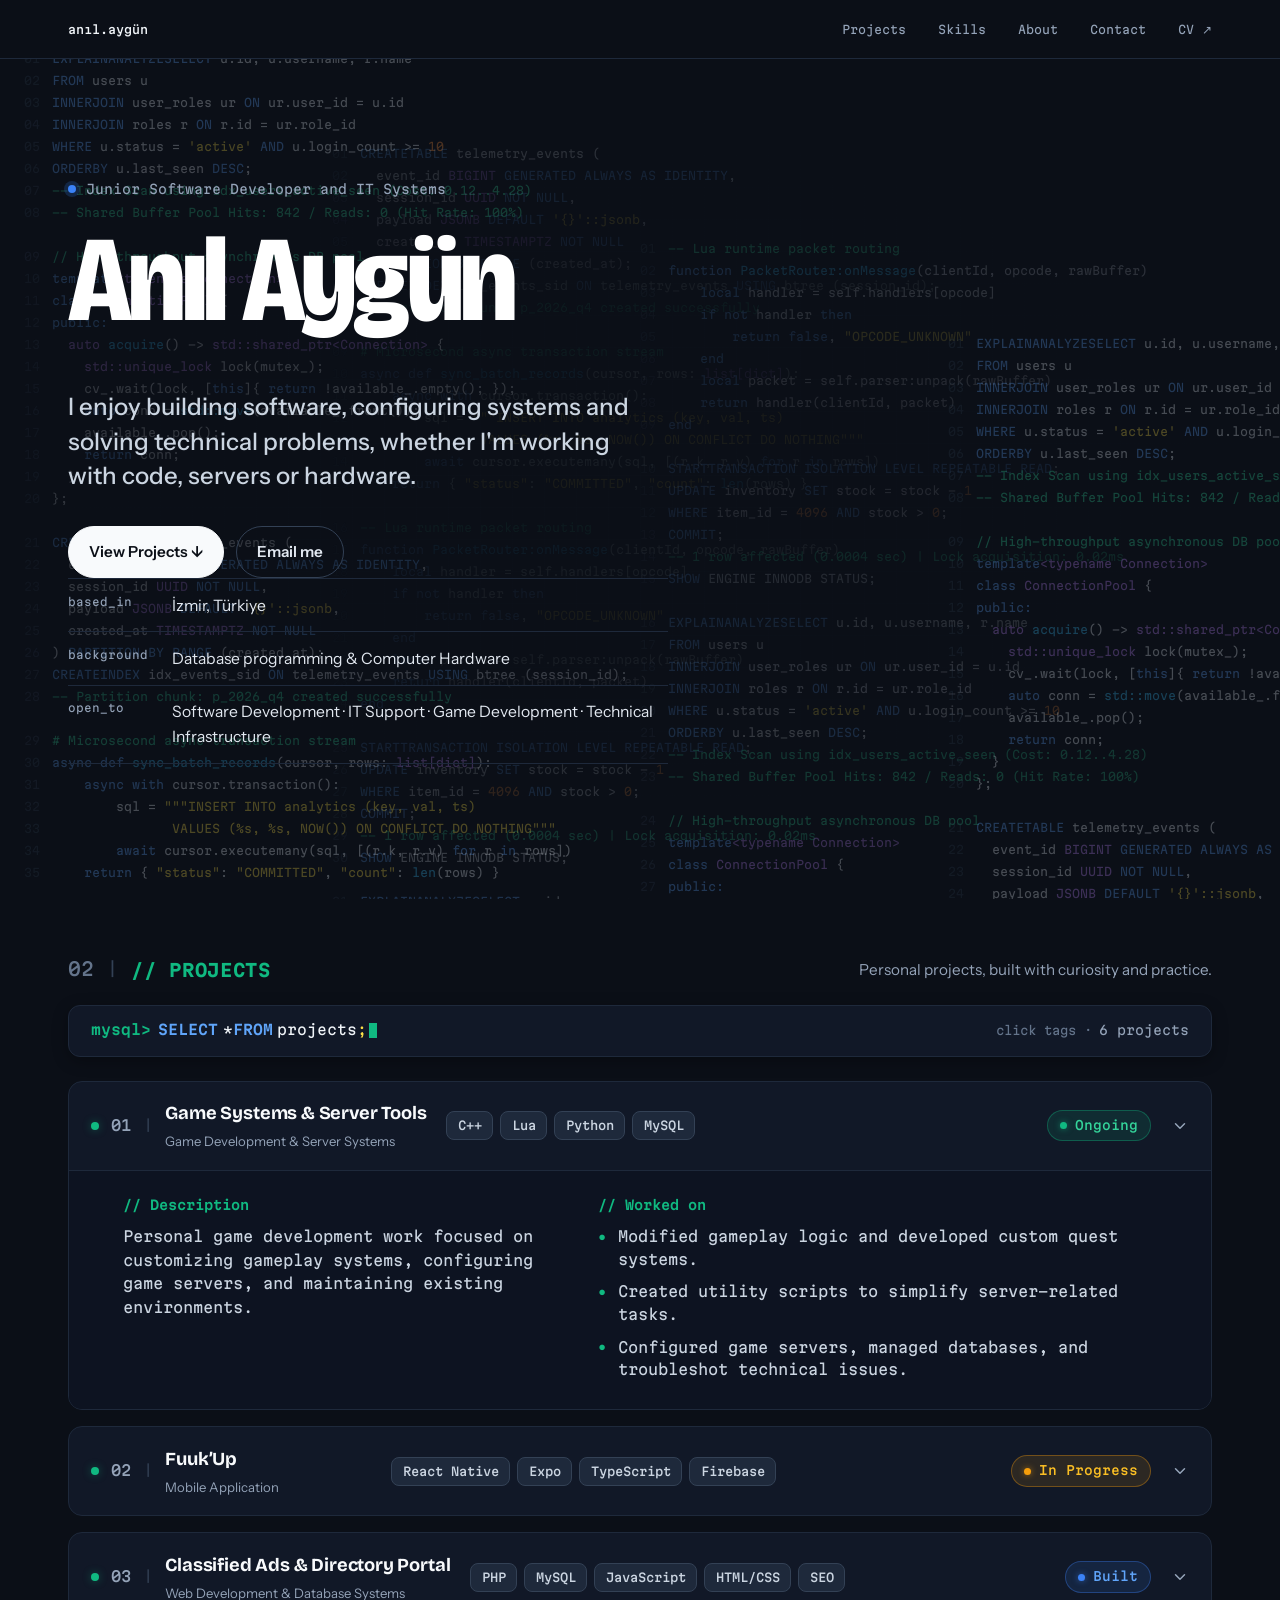
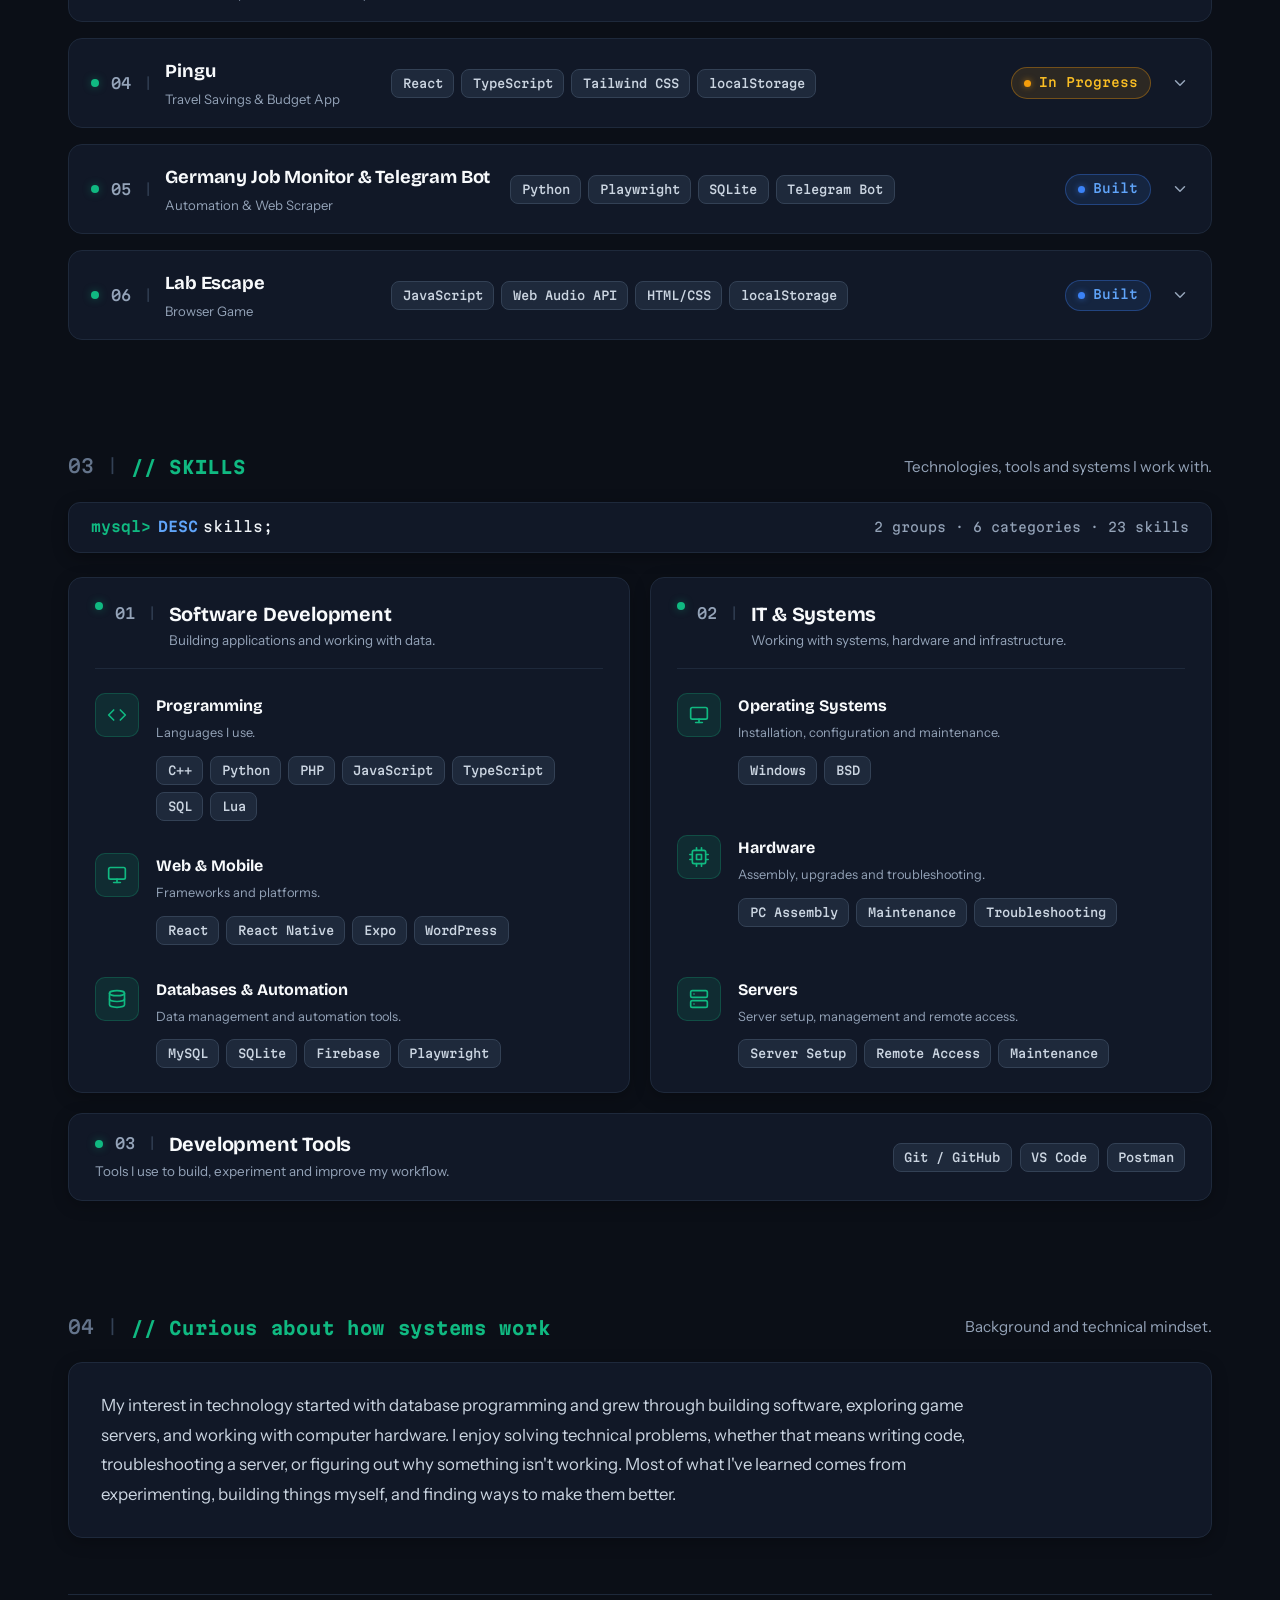
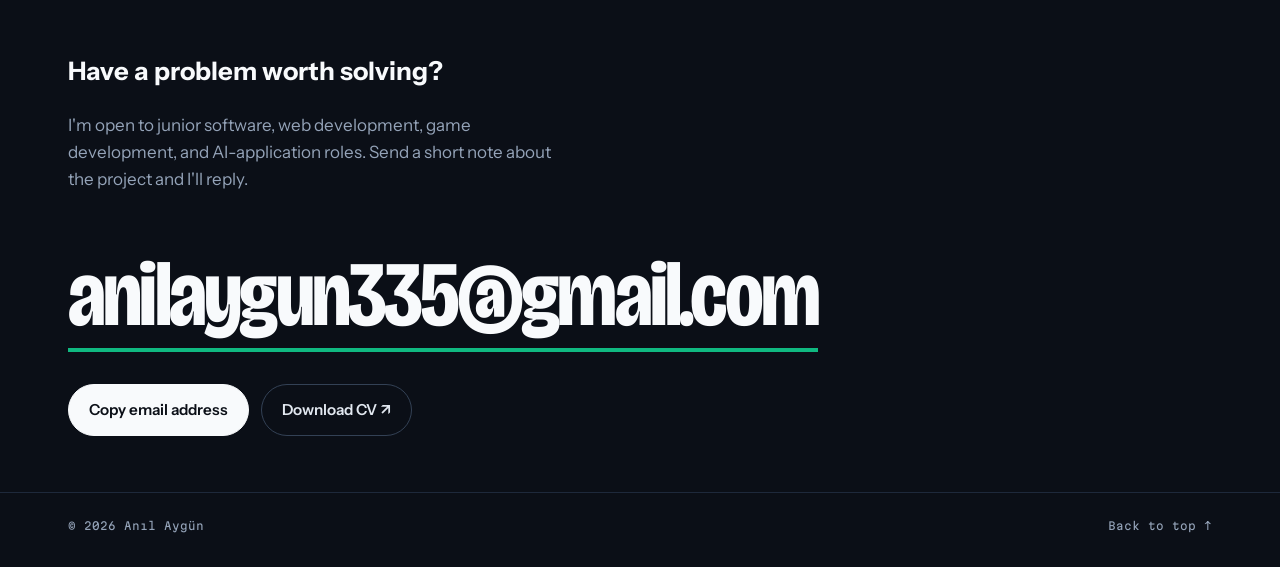
<file: index.html>
<!DOCTYPE html>
<html lang="en">
<head>
<meta charset="UTF-8" />
<meta name="viewport" content="width=device-width, initial-scale=1.0" />
<title>Anıl Aygün — Software Developer</title>
<meta name="description" content="Anıl Aygün — junior software developer in İzmir. C++ and Lua for game servers, SQL/MySQL, PHP, mobile and automation projects." />
<link rel="preconnect" href="https://fonts.googleapis.com">
<link rel="preconnect" href="https://fonts.gstatic.com" crossorigin>
<link href="https://fonts.googleapis.com/css2?family=Bricolage+Grotesque:opsz,wdth,wght@12..96,75..100,400..800&family=Instrument+Sans:wght@400;500;600&family=Martian+Mono:wght@400;500&display=swap" rel="stylesheet">
<link rel="stylesheet" href="style.css">
</head>
<body>

<header class="topbar-wrap">
  <div class="wrap">
    <div class="topbar">
      <a href="#top" class="handle" id="top">anıl.aygün</a>
      <nav aria-label="Primary">
        <a href="#work">Projects</a>
        <a href="#skills">Skills</a>
        <a href="#about">About</a>
        <a href="#contact">Contact</a>
        <a href="Anil-Aygun-CV.pdf" target="_blank" rel="noopener" class="hide-sm">CV ↗</a>
      </nav>
    </div>
  </div>
</header>

<!-- ================= HERO ================= -->
<section class="hero" aria-labelledby="name">
  <canvas id="hero-canvas" class="hero-canvas" aria-hidden="true"></canvas>
  <div class="wrap hero-content">
    <p class="eyebrow rise"><span class="dot" aria-hidden="true"></span>Junior Software Developer and IT Systems</p>
    <h1 class="name rise d1" id="name">Anıl Aygün</h1>
    <div class="hero-grid">
      <div class="rise d2">
        <p class="lede">I enjoy building software, configuring systems and solving technical problems, whether I'm working with code, servers or hardware.</p>
        <div class="actions">
          <a href="#work" class="btn btn-solid">View Projects ↓</a>
          <a href="mailto:anilaygun335@gmail.com" class="btn btn-line">Email me</a>
      </div>
      <dl class="facts rise d3">
        <dt>based_in</dt><dd>İzmir, Türkiye</dd>
        <dt>background</dt><dd>Database programming &amp; Computer Hardware</dd>
        <dt>open_to</dt><dd>Software Development · IT Support · Game Development · Technical Infrastructure</dd>
      </dl>
    </div>
  </div>
</section>

<div class="wrap">
  <!-- ================= PROJECTS ================= -->
  <section class="block" id="work" aria-labelledby="work-title">
    <div class="section-badge-header">
      <div class="section-left-tag">
        <span class="section-num">02</span>
        <span class="section-sep">|</span>
        <h2 class="section-prefix" id="work-title">// PROJECTS</h2>
      </div>
      <p class="section-subtext">Personal projects, built with curiosity and practice.</p>
    </div>

    <div class="console-box" id="project-console" role="region" aria-label="Interactive MySQL console">
      <div class="console-query">
        <span class="prompt">mysql&gt;</span>
        <span class="kw">SELECT</span> * <span class="kw">FROM</span> projects<span class="console-interactive-part" id="query-tail"></span><span class="query-caret" aria-hidden="true"></span>
      </div>
      <div class="console-stats">
        <span class="console-hint hide-sm">click tags ·</span>
        <span id="projects-count">6 projects</span>
      </div>
    </div>

    <div class="project-cards-list">
      <!-- Project 01 -->
      <div class="project-card open" id="p1">
        <button class="project-card-header" aria-expanded="true" aria-controls="p1-body">
          <div class="card-left-group">
            <span class="green-indicator" aria-hidden="true"></span>
            <span class="card-index">01</span>
            <span class="card-sep">|</span>
            <div class="card-title-group">
              <h3 class="card-title">Game Systems &amp; Server Tools</h3>
              <p class="card-category">Game Development &amp; Server Systems</p>
            </div>
          </div>
          <div class="card-tags-group">
            <span class="tag-pill">C++</span>
            <span class="tag-pill">Lua</span>
            <span class="tag-pill">Python</span>
            <span class="tag-pill">MySQL</span>
          </div>
          <div class="card-right-group">
            <span class="status-badge status-ongoing"><span class="badge-dot"></span>Ongoing</span>
            <span class="card-chevron" aria-hidden="true">
              <svg width="18" height="18" viewBox="0 0 24 24" fill="none" stroke="currentColor" stroke-width="2" stroke-linecap="round" stroke-linejoin="round"><polyline points="18 15 12 9 6 15"></polyline></svg>
            </span>
          </div>
        </button>
        <div class="project-card-body" id="p1-body">
          <div class="project-card-details">
            <div class="detail-col">
              <div class="detail-prefix">// Description</div>
              <p class="detail-desc">Personal game development work focused on customizing gameplay systems, configuring game servers, and maintaining existing environments.</p>
            </div>
            <div class="detail-col">
              <div class="detail-prefix">// Worked on</div>
              <ul class="detail-list">
                <li>Modified gameplay logic and developed custom quest systems.</li>
                <li>Created utility scripts to simplify server-related tasks.</li>
                <li>Configured game servers, managed databases, and troubleshot technical issues.</li>
              </ul>
            </div>
          </div>
        </div>
      </div>

      <!-- Project 02 -->
      <div class="project-card" id="p2">
        <button class="project-card-header" aria-expanded="false" aria-controls="p2-body">
          <div class="card-left-group">
            <span class="green-indicator" aria-hidden="true"></span>
            <span class="card-index">02</span>
            <span class="card-sep">|</span>
            <div class="card-title-group">
              <h3 class="card-title">Fuuk’Up</h3>
              <p class="card-category">Mobile Application</p>
            </div>
          </div>
          <div class="card-tags-group">
            <span class="tag-pill">React Native</span>
            <span class="tag-pill">Expo</span>
            <span class="tag-pill">TypeScript</span>
            <span class="tag-pill">Firebase</span>
          </div>
          <div class="card-right-group">
            <span class="status-badge status-inprogress"><span class="badge-dot"></span>In Progress</span>
            <span class="card-chevron" aria-hidden="true">
              <svg width="18" height="18" viewBox="0 0 24 24" fill="none" stroke="currentColor" stroke-width="2" stroke-linecap="round" stroke-linejoin="round"><polyline points="6 9 12 15 18 9"></polyline></svg>
            </span>
          </div>
        </button>
        <div class="project-card-body" id="p2-body">
          <div class="project-card-details">
            <div class="detail-col">
              <div class="detail-prefix">// Description</div>
              <p class="detail-desc">A mobile dating app designed to help people meet and connect through a profile-based experience.</p>
            </div>
            <div class="detail-col">
              <div class="detail-prefix">// Worked on</div>
              <ul class="detail-list">
                <li>Developed mobile screens, navigation, and onboarding flows.</li>
                <li>Worked on account authentication, profile verification, and Firebase-backed user data.</li>
              </ul>
            </div>
          </div>
        </div>
      </div>

      <!-- Project 03 -->
      <div class="project-card" id="p3">
        <button class="project-card-header" aria-expanded="false" aria-controls="p3-body">
          <div class="card-left-group">
            <span class="green-indicator" aria-hidden="true"></span>
            <span class="card-index">03</span>
            <span class="card-sep">|</span>
            <div class="card-title-group">
              <h3 class="card-title">Classified Ads &amp; Directory Portal</h3>
              <p class="card-category">Web Development &amp; Database Systems</p>
            </div>
          </div>
          <div class="card-tags-group">
            <span class="tag-pill">PHP</span>
            <span class="tag-pill">MySQL</span>
            <span class="tag-pill">JavaScript</span>
            <span class="tag-pill">HTML/CSS</span>
            <span class="tag-pill">SEO</span>
          </div>
          <div class="card-right-group">
            <span class="status-badge status-built"><span class="badge-dot"></span>Built</span>
            <span class="card-chevron" aria-hidden="true">
              <svg width="18" height="18" viewBox="0 0 24 24" fill="none" stroke="currentColor" stroke-width="2" stroke-linecap="round" stroke-linejoin="round"><polyline points="6 9 12 15 18 9"></polyline></svg>
            </span>
          </div>
        </button>
        <div class="project-card-body" id="p3-body">
          <div class="project-card-details">
            <div class="detail-col">
              <div class="detail-prefix">// Description</div>
              <p class="detail-desc">A dynamic classified advertising and service directory portal featuring categorized listings, automated blog publishing, and SEO-optimized architecture.</p>
            </div>
            <div class="detail-col">
              <div class="detail-prefix">// Worked on</div>
              <ul class="detail-list">
                <li>Designed relational MySQL schemas, PDO database connectivity, and dynamic category filtering.</li>
                <li>Built automated cron pipelines for content publishing, RSS feeds, and dynamic XML sitemaps.</li>
                <li>Engineered mobile redirection, URL rewriting via .htaccess, and programmatic SEO indexing.</li>
              </ul>
            </div>
          </div>
        </div>
      </div>

      <!-- Project 04 -->
      <div class="project-card" id="p4">
        <button class="project-card-header" aria-expanded="false" aria-controls="p4-body">
          <div class="card-left-group">
            <span class="green-indicator" aria-hidden="true"></span>
            <span class="card-index">04</span>
            <span class="card-sep">|</span>
            <div class="card-title-group">
              <h3 class="card-title">Pingu</h3>
              <p class="card-category">Travel Savings &amp; Budget App</p>
            </div>
          </div>
          <div class="card-tags-group">
            <span class="tag-pill">React</span>
            <span class="tag-pill">TypeScript</span>
            <span class="tag-pill">Tailwind CSS</span>
            <span class="tag-pill">localStorage</span>
          </div>
          <div class="card-right-group">
            <span class="status-badge status-inprogress"><span class="badge-dot"></span>In Progress</span>
            <span class="card-chevron" aria-hidden="true">
              <svg width="18" height="18" viewBox="0 0 24 24" fill="none" stroke="currentColor" stroke-width="2" stroke-linecap="round" stroke-linejoin="round"><polyline points="6 9 12 15 18 9"></polyline></svg>
            </span>
          </div>
        </button>
        <div class="project-card-body" id="p4-body">
          <div class="project-card-details">
            <div class="detail-col">
              <div class="detail-prefix">// Description</div>
              <p class="detail-desc">An interactive gamified travel savings tracker that helps users plan travel budgets, track deposits toward goals, and get simulated budget coaching tips.</p>
              <div style="margin-top: 1rem;">
                <a class="play" href="pengus-demo/index.html" target="_blank" rel="noopener">Launch Pingu Demo ↗</a>
              </div>
            </div>
            <div class="detail-col">
              <div class="detail-prefix">// Worked on</div>
              <ul class="detail-list">
                <li>Developed destination exploration and travel budget estimation features.</li>
                <li>Created interactive elements, including mascot customization and milestone animations.</li>
                <li>Implemented local storage for savings progress and simulated budget coach responses.</li>
              </ul>
            </div>
          </div>
        </div>
      </div>

      <!-- Project 05 -->
      <div class="project-card" id="p5">
        <button class="project-card-header" aria-expanded="false" aria-controls="p5-body">
          <div class="card-left-group">
            <span class="green-indicator" aria-hidden="true"></span>
            <span class="card-index">05</span>
            <span class="card-sep">|</span>
            <div class="card-title-group">
              <h3 class="card-title">Germany Job Monitor &amp; Telegram Bot</h3>
              <p class="card-category">Automation &amp; Web Scraper</p>
            </div>
          </div>
          <div class="card-tags-group">
            <span class="tag-pill">Python</span>
            <span class="tag-pill">Playwright</span>
            <span class="tag-pill">SQLite</span>
            <span class="tag-pill">Telegram Bot</span>
          </div>
          <div class="card-right-group">
            <span class="status-badge status-built"><span class="badge-dot"></span>Built</span>
            <span class="card-chevron" aria-hidden="true">
              <svg width="18" height="18" viewBox="0 0 24 24" fill="none" stroke="currentColor" stroke-width="2" stroke-linecap="round" stroke-linejoin="round"><polyline points="6 9 12 15 18 9"></polyline></svg>
            </span>
          </div>
        </button>
        <div class="project-card-body" id="p5-body">
          <div class="project-card-details">
            <div class="detail-col">
              <div class="detail-prefix">// Description</div>
              <p class="detail-desc">An asynchronous job monitoring system that collects listings across sources, filters by German/English requirements, and dispatches instant Telegram alerts.</p>
            </div>
            <div class="detail-col">
              <div class="detail-prefix">// Worked on</div>
              <ul class="detail-list">
                <li>Automated data collection and scheduled listing checks across Indeed, LinkedIn, and StepStone.</li>
                <li>Implemented SQLite database storage with hash deduplication and Alembic migrations.</li>
                <li>Integrated Telegram notifications with direct job links and built a comprehensive test suite (440+ tests).</li>
              </ul>
            </div>
          </div>
        </div>
      </div>

      <!-- Project 06 -->
      <div class="project-card" id="p6">
        <button class="project-card-header" aria-expanded="false" aria-controls="p6-body">
          <div class="card-left-group">
            <span class="green-indicator" aria-hidden="true"></span>
            <span class="card-index">06</span>
            <span class="card-sep">|</span>
            <div class="card-title-group">
              <h3 class="card-title">Lab Escape</h3>
              <p class="card-category">Browser Game</p>
            </div>
          </div>
          <div class="card-tags-group">
            <span class="tag-pill">JavaScript</span>
            <span class="tag-pill">Web Audio API</span>
            <span class="tag-pill">HTML/CSS</span>
            <span class="tag-pill">localStorage</span>
          </div>
          <div class="card-right-group">
            <span class="status-badge status-built"><span class="badge-dot"></span>Built</span>
            <span class="card-chevron" aria-hidden="true">
              <svg width="18" height="18" viewBox="0 0 24 24" fill="none" stroke="currentColor" stroke-width="2" stroke-linecap="round" stroke-linejoin="round"><polyline points="6 9 12 15 18 9"></polyline></svg>
            </span>
          </div>
        </button>
        <div class="project-card-body" id="p6-body">
          <div class="project-card-details">
            <div class="detail-col">
              <div class="detail-prefix">// Description</div>
              <p class="detail-desc">A browser-based chemistry memory puzzle game where players solve formula matching challenges to escape a locked research lab.</p>
              <div style="margin-top: 1rem;">
                <a class="play" href="Labescape/index.html" target="_blank" rel="noopener">Play Lab Escape ↗</a>
              </div>
            </div>
            <div class="detail-col">
              <div class="detail-prefix">// Worked on</div>
              <ul class="detail-list">
                <li>Developed randomized chemical matching mechanics with multi-item sets.</li>
                <li>Implemented timed scoring, procedural Web Audio sound feedback, and high scores.</li>
              </ul>
            </div>
          </div>
        </div>
      </div>
    </div>
  </section>

  <!-- ================= SKILLS ================= -->
  <section class="block" id="skills" aria-labelledby="skills-title">
    <div class="section-badge-header">
      <div class="section-left-tag">
        <span class="section-num">03</span>
        <span class="section-sep">|</span>
        <h2 class="section-prefix" id="skills-title">// SKILLS</h2>
      </div>
      <p class="section-subtext">Technologies, tools and systems I work with.</p>
    </div>

    <div class="console-box" role="region" aria-label="Skills query header">
      <div class="console-query">
        <span class="prompt">mysql&gt;</span> <span class="kw">DESC</span> skills;
      </div>
      <div class="console-stats">2 groups · 6 categories · 23 skills</div>
    </div>

    <div class="skills-main-grid">
      <!-- 01 Software Development -->
      <div class="skill-group-card">
        <div class="group-card-header">
          <div class="group-title-left">
            <span class="green-indicator" aria-hidden="true"></span>
            <span class="card-index">01</span>
            <span class="card-sep">|</span>
            <div class="group-title-text-group">
              <h3 class="group-title">Software Development</h3>
              <p class="group-tagline">Building applications and working with data.</p>
            </div>
          </div>
        </div>

        <div class="group-category-rows">
          <!-- Category 1: Programming -->
          <div class="category-row">
            <div class="category-icon-col">
              <div class="cat-icon cat-icon-code" aria-hidden="true">
                <svg width="20" height="20" viewBox="0 0 24 24" fill="none" stroke="currentColor" stroke-width="2" stroke-linecap="round" stroke-linejoin="round"><polyline points="16 18 22 12 16 6"></polyline><polyline points="8 6 2 12 8 18"></polyline></svg>
              </div>
            </div>
            <div class="category-content-col">
              <div class="cat-name">Programming</div>
              <div class="cat-desc">Languages I use.</div>
              <div class="cat-pills">
                <span class="tag-pill">C++</span>
                <span class="tag-pill">Python</span>
                <span class="tag-pill">PHP</span>
                <span class="tag-pill">JavaScript</span>
                <span class="tag-pill">TypeScript</span>
                <span class="tag-pill">SQL</span>
                <span class="tag-pill">Lua</span>
              </div>
            </div>
          </div>

          <!-- Category 2: Web & Mobile -->
          <div class="category-row">
            <div class="category-icon-col">
              <div class="cat-icon cat-icon-screen" aria-hidden="true">
                <svg width="20" height="20" viewBox="0 0 24 24" fill="none" stroke="currentColor" stroke-width="2" stroke-linecap="round" stroke-linejoin="round"><rect x="2" y="3" width="20" height="14" rx="2" ry="2"></rect><line x1="8" y1="21" x2="16" y2="21"></line><line x1="12" y1="17" x2="12" y2="21"></line></svg>
              </div>
            </div>
            <div class="category-content-col">
              <div class="cat-name">Web &amp; Mobile</div>
              <div class="cat-desc">Frameworks and platforms.</div>
              <div class="cat-pills">
                <span class="tag-pill">React</span>
                <span class="tag-pill">React Native</span>
                <span class="tag-pill">Expo</span>
                <span class="tag-pill">WordPress</span>
              </div>
            </div>
          </div>

          <!-- Category 3: Databases & Automation -->
          <div class="category-row">
            <div class="category-icon-col">
              <div class="cat-icon cat-icon-db" aria-hidden="true">
                <svg width="20" height="20" viewBox="0 0 24 24" fill="none" stroke="currentColor" stroke-width="2" stroke-linecap="round" stroke-linejoin="round"><ellipse cx="12" cy="5" rx="9" ry="3"></ellipse><path d="M21 12c0 1.66-4 3-9 3s-9-1.34-9-3"></path><path d="M3 5v14c0 1.66 4 3 9 3s9-1.34 9-3V5"></path></svg>
              </div>
            </div>
            <div class="category-content-col">
              <div class="cat-name">Databases &amp; Automation</div>
              <div class="cat-desc">Data management and automation tools.</div>
              <div class="cat-pills">
                <span class="tag-pill">MySQL</span>
                <span class="tag-pill">SQLite</span>
                <span class="tag-pill">Firebase</span>
                <span class="tag-pill">Playwright</span>
              </div>
            </div>
          </div>
        </div>
      </div>

      <!-- 02 IT & Systems -->
      <div class="skill-group-card">
        <div class="group-card-header">
          <div class="group-title-left">
            <span class="green-indicator" aria-hidden="true"></span>
            <span class="card-index">02</span>
            <span class="card-sep">|</span>
            <div class="group-title-text-group">
              <h3 class="group-title">IT &amp; Systems</h3>
              <p class="group-tagline">Working with systems, hardware and infrastructure.</p>
            </div>
          </div>
        </div>

        <div class="group-category-rows">
          <!-- Category 1: Operating Systems -->
          <div class="category-row">
            <div class="category-icon-col">
              <div class="cat-icon cat-icon-screen" aria-hidden="true">
                <svg width="20" height="20" viewBox="0 0 24 24" fill="none" stroke="currentColor" stroke-width="2" stroke-linecap="round" stroke-linejoin="round"><rect x="2" y="3" width="20" height="14" rx="2" ry="2"></rect><line x1="8" y1="21" x2="16" y2="21"></line><line x1="12" y1="17" x2="12" y2="21"></line></svg>
              </div>
            </div>
            <div class="category-content-col">
              <div class="cat-name">Operating Systems</div>
              <div class="cat-desc">Installation, configuration and maintenance.</div>
              <div class="cat-pills">
                <span class="tag-pill">Windows</span>
                <span class="tag-pill">BSD</span>
              </div>
            </div>
          </div>

          <!-- Category 2: Hardware -->
          <div class="category-row">
            <div class="category-icon-col">
              <div class="cat-icon cat-icon-chip" aria-hidden="true">
                <svg width="20" height="20" viewBox="0 0 24 24" fill="none" stroke="currentColor" stroke-width="2" stroke-linecap="round" stroke-linejoin="round"><rect x="4" y="4" width="16" height="16" rx="2" ry="2"></rect><rect x="9" y="9" width="6" height="6"></rect><line x1="9" y1="1" x2="9" y2="4"></line><line x1="15" y1="1" x2="15" y2="4"></line><line x1="9" y1="20" x2="9" y2="23"></line><line x1="15" y1="20" x2="15" y2="23"></line><line x1="20" y1="9" x2="23" y2="9"></line><line x1="20" y1="15" x2="23" y2="15"></line><line x1="1" y1="9" x2="4" y2="9"></line><line x1="1" y1="15" x2="4" y2="15"></line></svg>
              </div>
            </div>
            <div class="category-content-col">
              <div class="cat-name">Hardware</div>
              <div class="cat-desc">Assembly, upgrades and troubleshooting.</div>
              <div class="cat-pills">
                <span class="tag-pill">PC Assembly</span>
                <span class="tag-pill">Maintenance</span>
                <span class="tag-pill">Troubleshooting</span>
              </div>
            </div>
          </div>

          <!-- Category 3: Servers -->
          <div class="category-row">
            <div class="category-icon-col">
              <div class="cat-icon cat-icon-server" aria-hidden="true">
                <svg width="20" height="20" viewBox="0 0 24 24" fill="none" stroke="currentColor" stroke-width="2" stroke-linecap="round" stroke-linejoin="round"><rect x="2" y="2" width="20" height="8" rx="2" ry="2"></rect><rect x="2" y="14" width="20" height="8" rx="2" ry="2"></rect><line x1="6" y1="6" x2="6.01" y2="6"></line><line x1="6" y1="18" x2="6.01" y2="18"></line></svg>
              </div>
            </div>
            <div class="category-content-col">
              <div class="cat-name">Servers</div>
              <div class="cat-desc">Server setup, management and remote access.</div>
              <div class="cat-pills">
                <span class="tag-pill">Server Setup</span>
                <span class="tag-pill">Remote Access</span>
                <span class="tag-pill">Maintenance</span>
              </div>
            </div>
          </div>
        </div>
      </div>
    </div>

    <!-- 03 Development Tools footer row -->
    <div class="dev-tools-card">
      <div class="dev-tools-left">
        <div class="dev-tools-title-row">
          <span class="green-indicator" aria-hidden="true"></span>
          <span class="card-index">03</span>
          <span class="card-sep">|</span>
          <h3 class="group-title">Development Tools</h3>
        </div>
        <span class="group-tagline">Tools I use to build, experiment and improve my workflow.</span>
      </div>
      <div class="dev-tools-pills">
        <span class="tag-pill">Git / GitHub</span>
        <span class="tag-pill">VS Code</span>
        <span class="tag-pill">Postman</span>
      </div>
    </div>
  </section>

  <!-- ================= ABOUT ================= -->
  <section class="block" id="about" aria-labelledby="about-title">
    <div class="section-badge-header">
      <div class="section-left-tag">
        <span class="section-num">04</span>
        <span class="section-sep">|</span>
        <h2 class="section-prefix" id="about-title">// Curious about how systems work</h2>
      </div>
      <p class="section-subtext">Background and technical mindset.</p>
    </div>
    <div class="about-card">
      <div class="prose">
        <p>My interest in technology started with database programming and grew through building software, exploring game servers, and working with computer hardware. I enjoy solving technical problems, whether that means writing code, troubleshooting a server, or figuring out why something isn't working. Most of what I've learned comes from experimenting, building things myself, and finding ways to make them better.</p>
      </div>
    </div>
  </section>

  <!-- ================= CONTACT ================= -->
  <section class="block" id="contact" aria-labelledby="contact-title">
    <h2 class="h2" id="contact-title">Have a problem worth solving?</h2>
    <p class="contact-sub">I'm open to junior software, web development, game development, and AI-application roles. Send a short note about the project and I'll reply.</p>
    <a href="mailto:anilaygun335@gmail.com" class="email">anilaygun335@gmail.com</a>
    <div class="contact-actions">
      <button type="button" class="btn btn-solid" id="copy">Copy email address</button>
      <a href="Anil-Aygun-CV.pdf" target="_blank" rel="noopener" class="btn btn-line">Download CV ↗</a>
    </div>
  </section>
</div>

<footer>
  <div class="wrap">
    <span>© 2026 Anıl Aygün</span>
    <a href="#top">Back to top ↑</a>
  </div>
</footer>

<script src="script.js"></script>
</body>
</html>
</file>
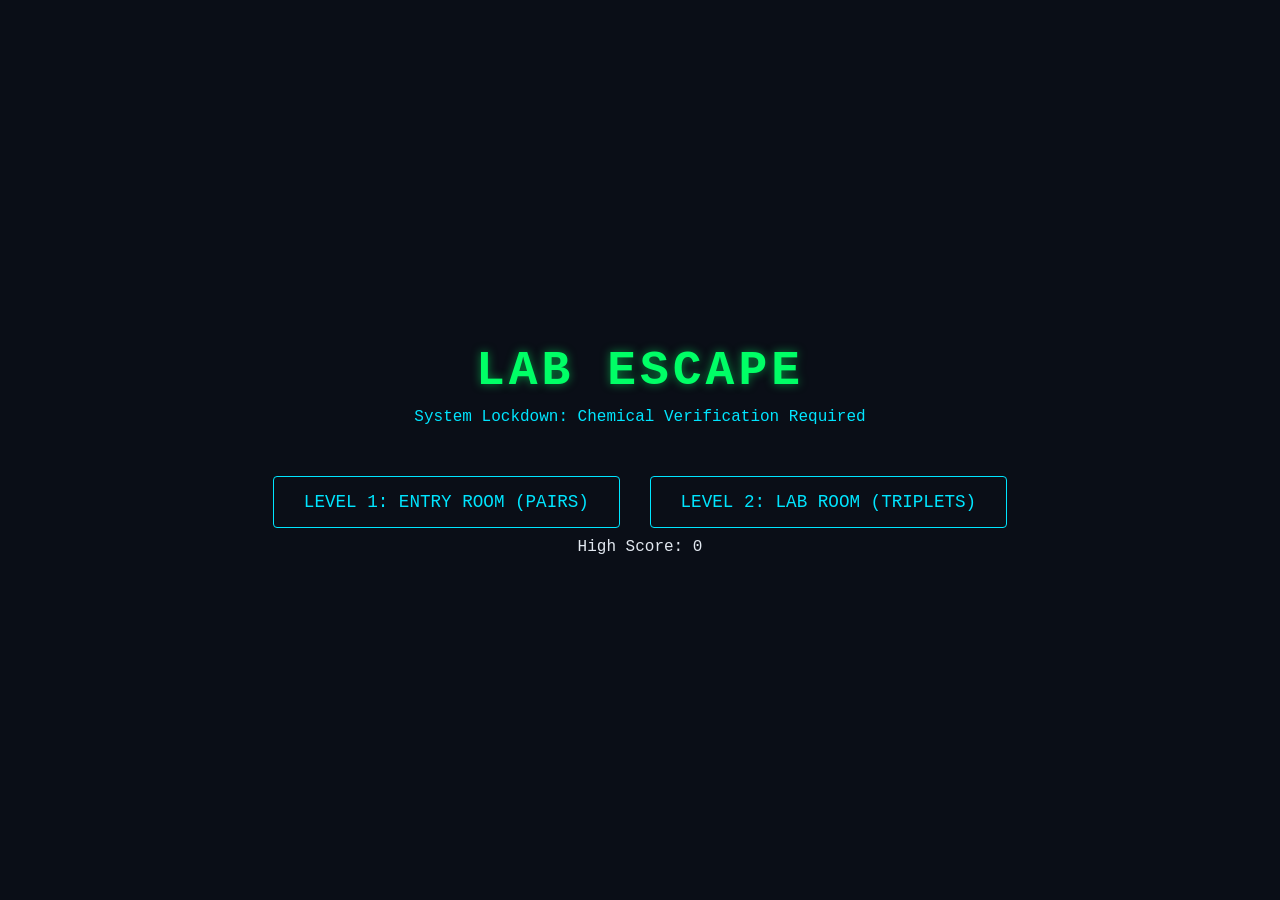
<file: Labescape/index.html>
<!DOCTYPE html>
<html lang="en">
<head>
    <meta charset="UTF-8">
    <meta name="viewport" content="width=device-width, initial-scale=1.0">
    <title>Lab Escape: Chemical Protocol</title>
    <link rel="stylesheet" href="style.css">
</head>
<body>
    <div id="app">
        <div id="menu-screen" class="screen active">
            <h1>LAB ESCAPE</h1>
            <p class="subtitle">System Lockdown: Chemical Verification Required</p>
            <div class="level-select">
                <button class="cyber-btn" onclick="game.startLevel(1)">Level 1: Entry Room (Pairs)</button>
                <button class="cyber-btn" onclick="game.startLevel(2)">Level 2: Lab Room (Triplets)</button>
            </div>
            <div class="high-score">High Score: <span id="high-score-display">0</span></div>
        </div>

        <div id="game-screen" class="screen">
            <header class="game-header">
                <div class="stats">
                    <span>Level: <span id="level-display">1</span></span>
                    <span>Score: <span id="score-display">0</span></span>
                    <span>Time: <span id="time-display">00:00</span></span>
                </div>
                <button class="danger-btn" onclick="game.quitToMenu()">Abort</button>
            </header>
            
            <main class="grid-container" id="grid-container">
                </main>

            <footer class="story-footer">
                <p id="story-text">System booting... match chemicals to bypass security.</p>
            </footer>
        </div>

        <div id="result-screen" class="screen">
            <h2 id="result-title">ACCESS GRANTED</h2>
            <p id="result-message">Door unlocking...</p>
            <p>Final Score: <span id="final-score"></span></p>
            <button class="cyber-btn" onclick="game.quitToMenu()">Return to Terminal</button>
        </div>
    </div>

    <script src="script.js"></script>
</body>
</html>
</file>
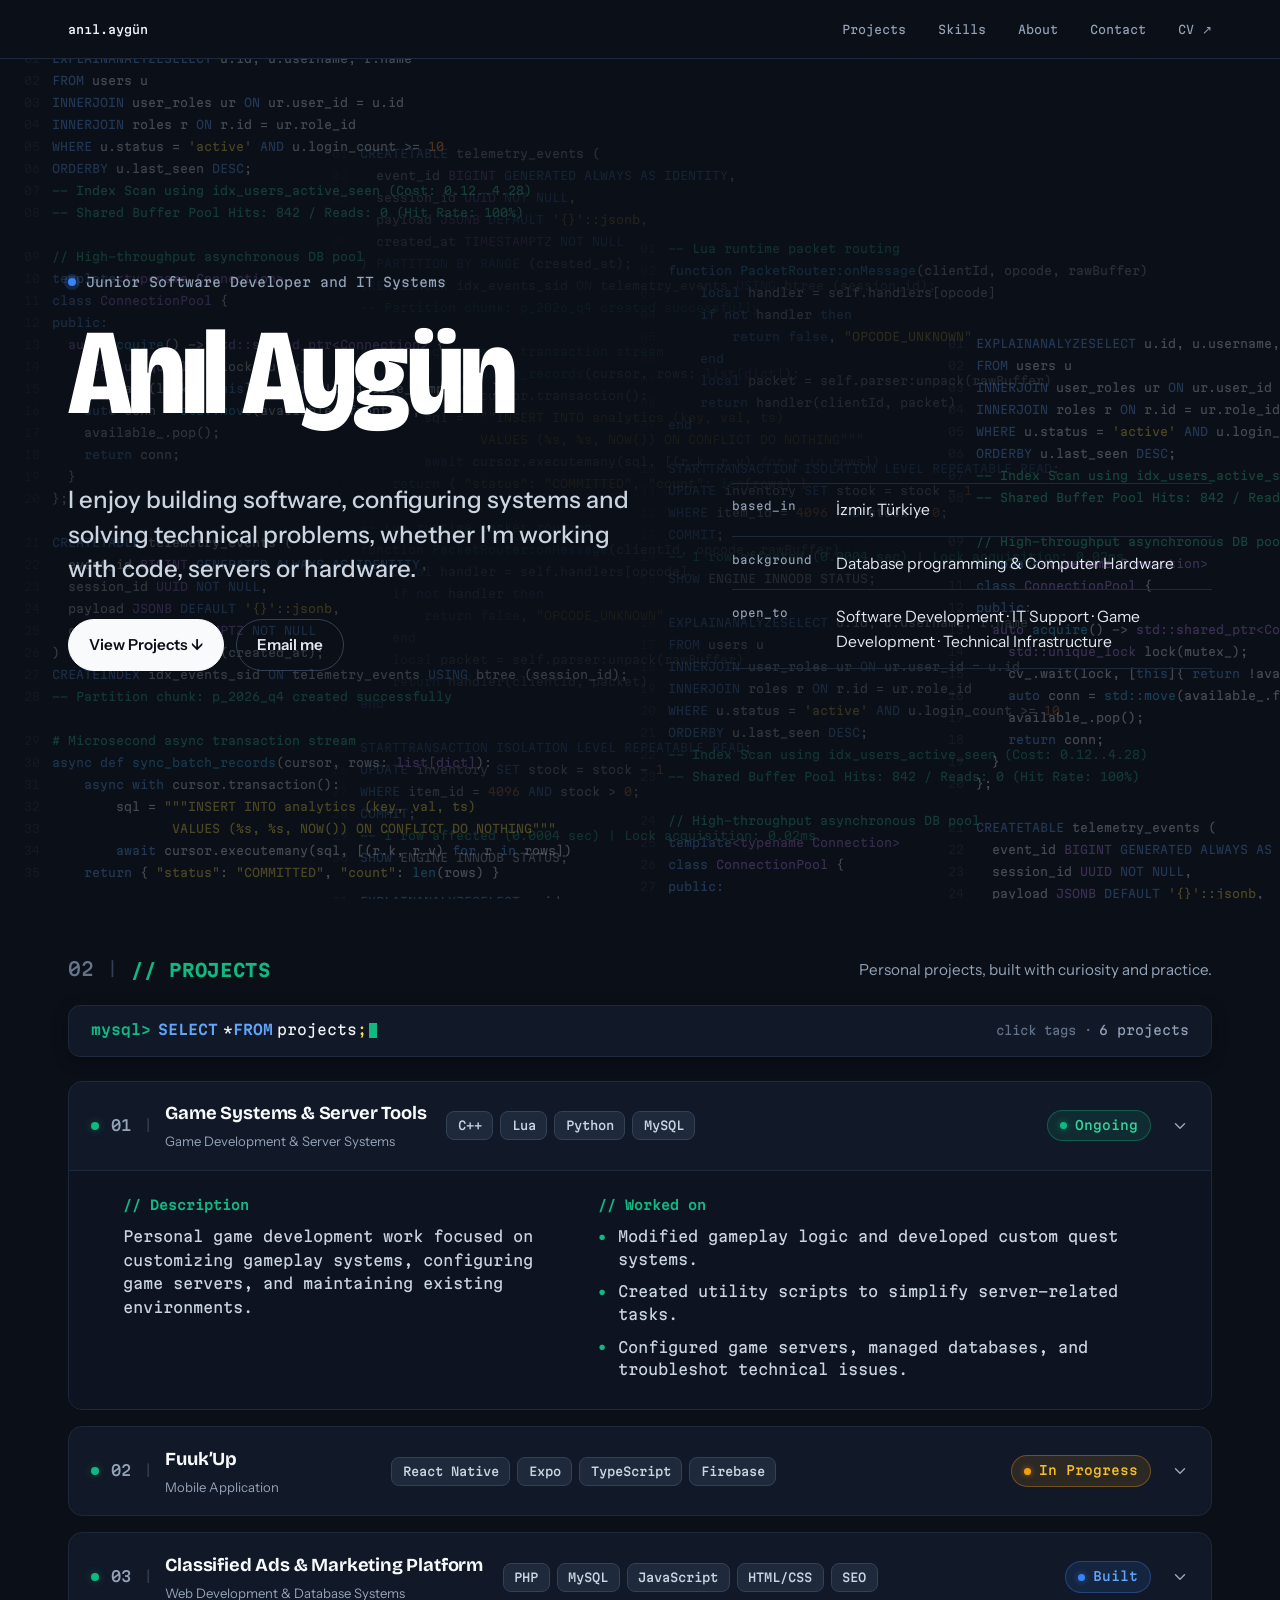
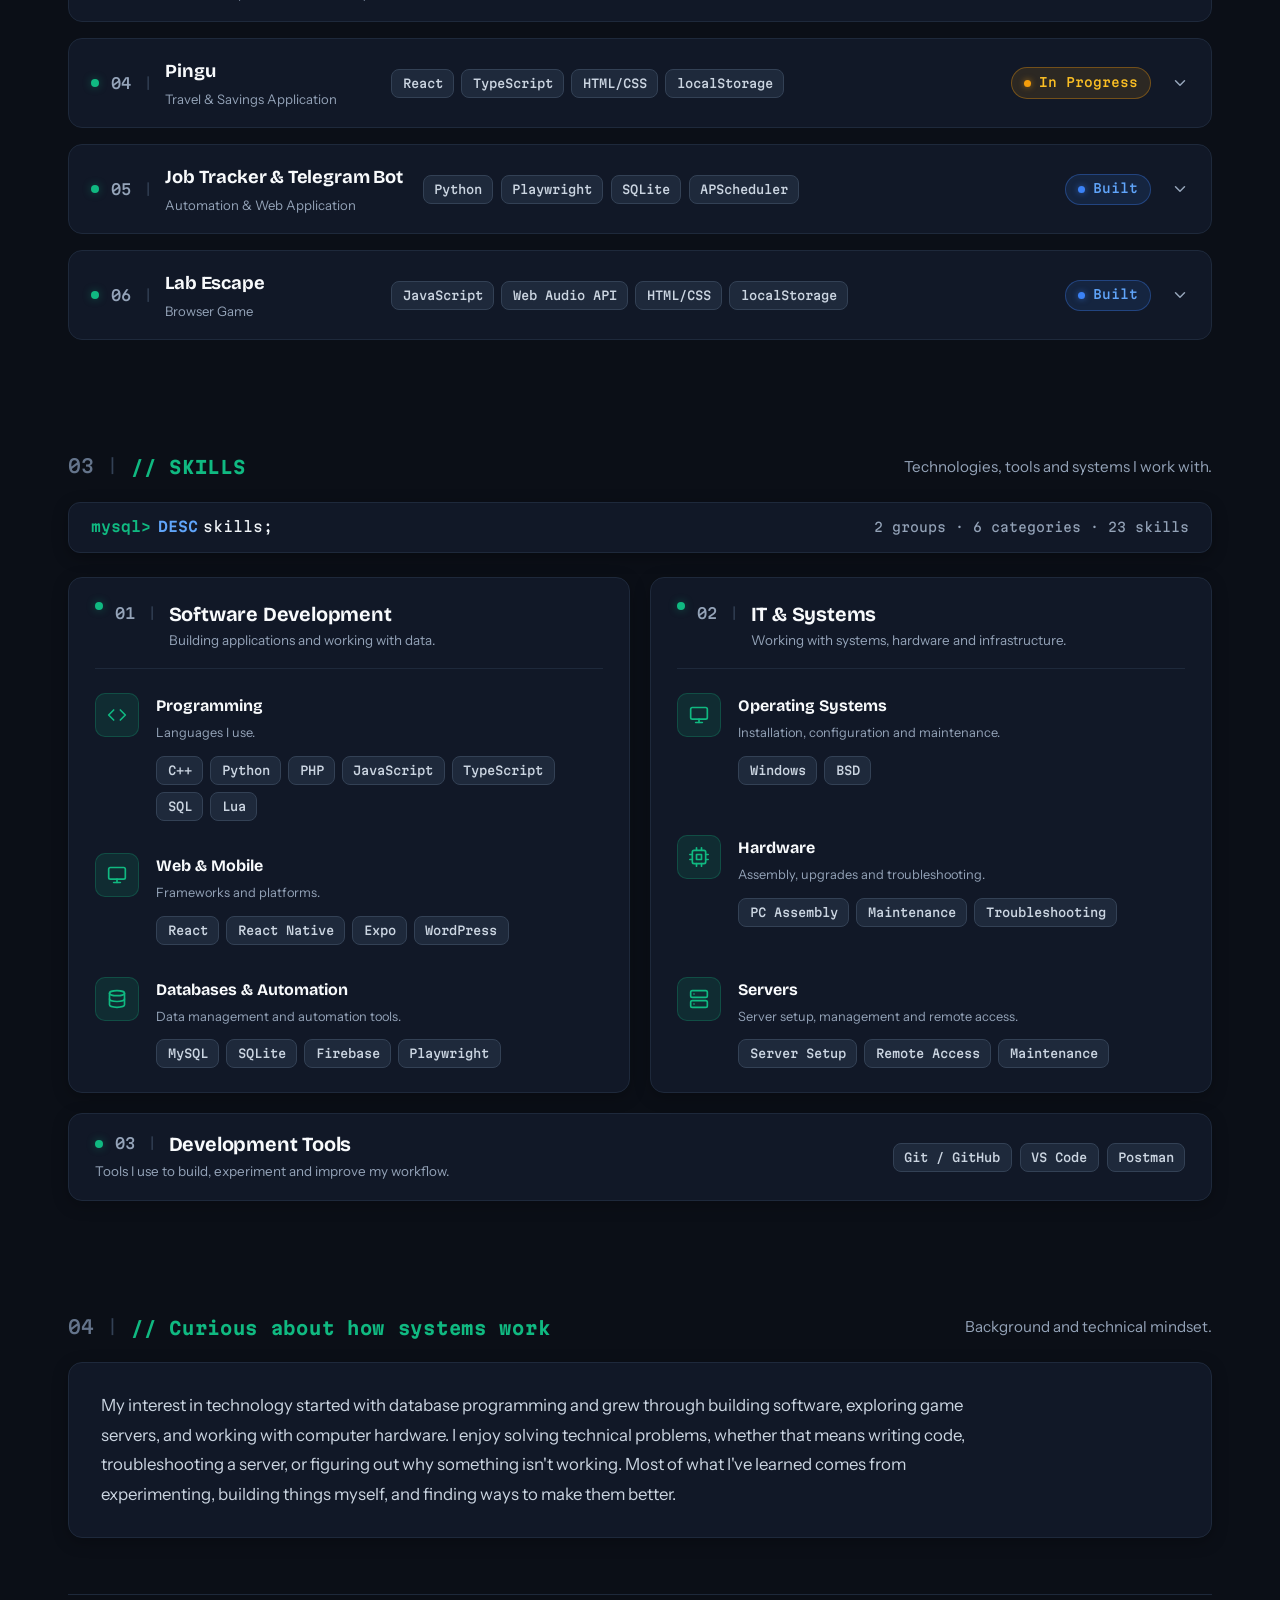
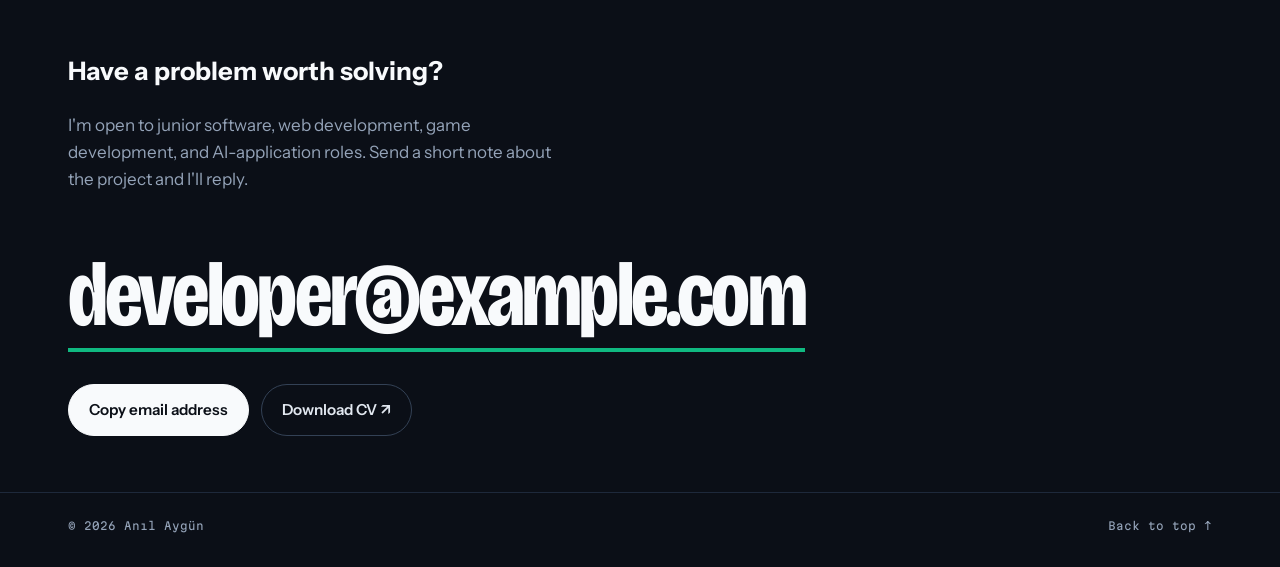
<file: portfolio.html>
<!DOCTYPE html>
<html lang="en">
<head>
<meta charset="UTF-8" />
<meta name="viewport" content="width=device-width, initial-scale=1.0" />
<title>Anıl Aygün — Software Developer</title>
<meta name="description" content="Anıl Aygün — junior software developer in İzmir. C++ and Lua for game servers, SQL/MySQL, PHP, mobile and automation projects." />
<link rel="preconnect" href="https://fonts.googleapis.com">
<link rel="preconnect" href="https://fonts.gstatic.com" crossorigin>
<link href="https://fonts.googleapis.com/css2?family=Bricolage+Grotesque:opsz,wdth,wght@12..96,75..100,400..800&family=Instrument+Sans:wght@400;500;600&family=Martian+Mono:wght@400;500&display=swap" rel="stylesheet">
<link rel="stylesheet" href="style.css">
</head>
<body>

<header class="topbar-wrap">
  <div class="wrap">
    <div class="topbar">
      <a href="#top" class="handle" id="top">anıl.aygün</a>
      <nav aria-label="Primary">
        <a href="#work">Projects</a>
        <a href="#skills">Skills</a>
        <a href="#about">About</a>
        <a href="#contact">Contact</a>
        <a href="cv-template.pdf" target="_blank" rel="noopener" class="hide-sm">CV ↗</a>
      </nav>
    </div>
  </div>
</header>

<!-- ================= HERO ================= -->
<section class="hero" aria-labelledby="name">
  <canvas id="hero-canvas" class="hero-canvas" aria-hidden="true"></canvas>
  <div class="wrap hero-content">
    <p class="eyebrow rise"><span class="dot" aria-hidden="true"></span>Junior Software Developer and IT Systems</p>
    <h1 class="name rise d1" id="name">Anıl Aygün</h1>
    <div class="hero-grid">
      <div class="rise d2">
        <p class="lede">I enjoy building software, configuring systems and solving technical problems, whether I'm working with code, servers or hardware.</p>
        <div class="actions">
          <a href="#work" class="btn btn-solid">View Projects ↓</a>
          <a href="mailto:developer@example.com" class="btn btn-line">Email me</a>
        </div>
      </div>
      <dl class="facts rise d3">
        <dt>based_in</dt><dd>İzmir, Türkiye</dd>
        <dt>background</dt><dd>Database programming &amp; Computer Hardware</dd>
        <dt>open_to</dt><dd>Software Development · IT Support · Game Development · Technical Infrastructure</dd>
      </dl>
    </div>
  </div>
</section>

<div class="wrap">
  <!-- ================= PROJECTS ================= -->
  <section class="block" id="work" aria-labelledby="work-title">
    <div class="section-badge-header">
      <div class="section-left-tag">
        <span class="section-num">02</span>
        <span class="section-sep">|</span>
        <h2 class="section-prefix" id="work-title">// PROJECTS</h2>
      </div>
      <p class="section-subtext">Personal projects, built with curiosity and practice.</p>
    </div>

    <div class="console-box" id="project-console" role="region" aria-label="Interactive MySQL console">
      <div class="console-query">
        <span class="prompt">mysql&gt;</span>
        <span class="kw">SELECT</span> * <span class="kw">FROM</span> projects<span class="console-interactive-part" id="query-tail"></span><span class="query-caret" aria-hidden="true"></span>
      </div>
      <div class="console-stats">
        <span class="console-hint hide-sm">click tags ·</span>
        <span id="projects-count">6 projects</span>
      </div>
    </div>

    <div class="project-cards-list">
      <!-- Project 01 -->
      <div class="project-card open" id="p1">
        <button class="project-card-header" aria-expanded="true" aria-controls="p1-body">
          <div class="card-left-group">
            <span class="green-indicator" aria-hidden="true"></span>
            <span class="card-index">01</span>
            <span class="card-sep">|</span>
            <div class="card-title-group">
              <h3 class="card-title">Game Systems &amp; Server Tools</h3>
              <p class="card-category">Game Development &amp; Server Systems</p>
            </div>
          </div>
          <div class="card-tags-group">
            <span class="tag-pill">C++</span>
            <span class="tag-pill">Lua</span>
            <span class="tag-pill">Python</span>
            <span class="tag-pill">MySQL</span>
          </div>
          <div class="card-right-group">
            <span class="status-badge status-ongoing"><span class="badge-dot"></span>Ongoing</span>
            <span class="card-chevron" aria-hidden="true">
              <svg width="18" height="18" viewBox="0 0 24 24" fill="none" stroke="currentColor" stroke-width="2" stroke-linecap="round" stroke-linejoin="round"><polyline points="18 15 12 9 6 15"></polyline></svg>
            </span>
          </div>
        </button>
        <div class="project-card-body" id="p1-body">
          <div class="project-card-details">
            <div class="detail-col">
              <div class="detail-prefix">// Description</div>
              <p class="detail-desc">Personal game development work focused on customizing gameplay systems, configuring game servers, and maintaining existing environments.</p>
            </div>
            <div class="detail-col">
              <div class="detail-prefix">// Worked on</div>
              <ul class="detail-list">
                <li>Modified gameplay logic and developed custom quest systems.</li>
                <li>Created utility scripts to simplify server-related tasks.</li>
                <li>Configured game servers, managed databases, and troubleshot technical issues.</li>
              </ul>
            </div>
          </div>
        </div>
      </div>

      <!-- Project 02 -->
      <div class="project-card" id="p2">
        <button class="project-card-header" aria-expanded="false" aria-controls="p2-body">
          <div class="card-left-group">
            <span class="green-indicator" aria-hidden="true"></span>
            <span class="card-index">02</span>
            <span class="card-sep">|</span>
            <div class="card-title-group">
              <h3 class="card-title">Fuuk’Up</h3>
              <p class="card-category">Mobile Application</p>
            </div>
          </div>
          <div class="card-tags-group">
            <span class="tag-pill">React Native</span>
            <span class="tag-pill">Expo</span>
            <span class="tag-pill">TypeScript</span>
            <span class="tag-pill">Firebase</span>
          </div>
          <div class="card-right-group">
            <span class="status-badge status-inprogress"><span class="badge-dot"></span>In Progress</span>
            <span class="card-chevron" aria-hidden="true">
              <svg width="18" height="18" viewBox="0 0 24 24" fill="none" stroke="currentColor" stroke-width="2" stroke-linecap="round" stroke-linejoin="round"><polyline points="6 9 12 15 18 9"></polyline></svg>
            </span>
          </div>
        </button>
        <div class="project-card-body" id="p2-body">
          <div class="project-card-details">
            <div class="detail-col">
              <div class="detail-prefix">// Description</div>
              <p class="detail-desc">A mobile dating app designed to help people meet and connect through a profile-based experience.</p>
            </div>
            <div class="detail-col">
              <div class="detail-prefix">// Worked on</div>
              <ul class="detail-list">
                <li>Developed mobile screens, navigation, and onboarding flows.</li>
                <li>Worked on account authentication, profile verification, and Firebase-backed user data.</li>
              </ul>
            </div>
          </div>
        </div>
      </div>

      <!-- Project 03 -->
      <div class="project-card" id="p3">
        <button class="project-card-header" aria-expanded="false" aria-controls="p3-body">
          <div class="card-left-group">
            <span class="green-indicator" aria-hidden="true"></span>
            <span class="card-index">03</span>
            <span class="card-sep">|</span>
            <div class="card-title-group">
              <h3 class="card-title">Classified Ads &amp; Marketing Platform</h3>
              <p class="card-category">Web Development &amp; Database Systems</p>
            </div>
          </div>
          <div class="card-tags-group">
            <span class="tag-pill">PHP</span>
            <span class="tag-pill">MySQL</span>
            <span class="tag-pill">JavaScript</span>
            <span class="tag-pill">HTML/CSS</span>
            <span class="tag-pill">SEO</span>
          </div>
          <div class="card-right-group">
            <span class="status-badge status-built"><span class="badge-dot"></span>Built</span>
            <span class="card-chevron" aria-hidden="true">
              <svg width="18" height="18" viewBox="0 0 24 24" fill="none" stroke="currentColor" stroke-width="2" stroke-linecap="round" stroke-linejoin="round"><polyline points="6 9 12 15 18 9"></polyline></svg>
            </span>
          </div>
        </button>
        <div class="project-card-body" id="p3-body">
          <div class="project-card-details">
            <div class="detail-col">
              <div class="detail-prefix">// Description</div>
              <p class="detail-desc">A dynamic classified advertising and content marketing platform featuring categorized listing directories, automated blog indexing, and SEO-optimized architecture.</p>
            </div>
            <div class="detail-col">
              <div class="detail-prefix">// Worked on</div>
              <ul class="detail-list">
                <li>Designed relational MySQL schemas, PDO database connectivity, and dynamic category filtering.</li>
                <li>Built automated cron job pipelines for content publishing, RSS feeds, and dynamic XML sitemaps.</li>
                <li>Engineered mobile redirection, URL rewriting via .htaccess, and programmatic SEO indexing.</li>
              </ul>
            </div>
          </div>
        </div>
      </div>

      <!-- Project 04 -->
      <div class="project-card" id="p4">
        <button class="project-card-header" aria-expanded="false" aria-controls="p4-body">
          <div class="card-left-group">
            <span class="green-indicator" aria-hidden="true"></span>
            <span class="card-index">04</span>
            <span class="card-sep">|</span>
            <div class="card-title-group">
              <h3 class="card-title">Pingu</h3>
              <p class="card-category">Travel &amp; Savings Application</p>
            </div>
          </div>
          <div class="card-tags-group">
            <span class="tag-pill">React</span>
            <span class="tag-pill">TypeScript</span>
            <span class="tag-pill">HTML/CSS</span>
            <span class="tag-pill">localStorage</span>
          </div>
          <div class="card-right-group">
            <span class="status-badge status-inprogress"><span class="badge-dot"></span>In Progress</span>
            <span class="card-chevron" aria-hidden="true">
              <svg width="18" height="18" viewBox="0 0 24 24" fill="none" stroke="currentColor" stroke-width="2" stroke-linecap="round" stroke-linejoin="round"><polyline points="6 9 12 15 18 9"></polyline></svg>
            </span>
          </div>
        </button>
        <div class="project-card-body" id="p4-body">
          <div class="project-card-details">
            <div class="detail-col">
              <div class="detail-prefix">// Description</div>
              <p class="detail-desc">An interactive travel savings app that helps users explore destinations, plan travel budgets, and track progress toward their savings goals.</p>
              <div style="margin-top: 1rem;">
                <a class="play" href="pengus-demo/index.html" target="_blank" rel="noopener">Launch Pingu Demo ↗</a>
              </div>
            </div>
            <div class="detail-col">
              <div class="detail-prefix">// Worked on</div>
              <ul class="detail-list">
                <li>Developed destination exploration and travel budget estimation features.</li>
                <li>Created interactive elements, including mascot customization and milestone animations.</li>
                <li>Implemented local storage for savings progress and deposit tracking.</li>
              </ul>
            </div>
          </div>
        </div>
      </div>

      <!-- Project 05 -->
      <div class="project-card" id="p5">
        <button class="project-card-header" aria-expanded="false" aria-controls="p5-body">
          <div class="card-left-group">
            <span class="green-indicator" aria-hidden="true"></span>
            <span class="card-index">05</span>
            <span class="card-sep">|</span>
            <div class="card-title-group">
              <h3 class="card-title">Job Tracker &amp; Telegram Bot</h3>
              <p class="card-category">Automation &amp; Web Application</p>
            </div>
          </div>
          <div class="card-tags-group">
            <span class="tag-pill">Python</span>
            <span class="tag-pill">Playwright</span>
            <span class="tag-pill">SQLite</span>
            <span class="tag-pill">APScheduler</span>
          </div>
          <div class="card-right-group">
            <span class="status-badge status-built"><span class="badge-dot"></span>Built</span>
            <span class="card-chevron" aria-hidden="true">
              <svg width="18" height="18" viewBox="0 0 24 24" fill="none" stroke="currentColor" stroke-width="2" stroke-linecap="round" stroke-linejoin="round"><polyline points="6 9 12 15 18 9"></polyline></svg>
            </span>
          </div>
        </button>
        <div class="project-card-body" id="p5-body">
          <div class="project-card-details">
            <div class="detail-col">
              <div class="detail-prefix">// Description</div>
              <p class="detail-desc">A personal tool that collects job listings from multiple sources, organizes opportunities, and sends notifications when new matches are found.</p>
            </div>
            <div class="detail-col">
              <div class="detail-prefix">// Worked on</div>
              <ul class="detail-list">
                <li>Automated data collection and scheduled listing checks.</li>
                <li>Implemented database storage and duplicate detection.</li>
                <li>Integrated Telegram notifications and designed a web interface for browsing saved listings.</li>
              </ul>
            </div>
          </div>
        </div>
      </div>

      <!-- Project 06 -->
      <div class="project-card" id="p6">
        <button class="project-card-header" aria-expanded="false" aria-controls="p6-body">
          <div class="card-left-group">
            <span class="green-indicator" aria-hidden="true"></span>
            <span class="card-index">06</span>
            <span class="card-sep">|</span>
            <div class="card-title-group">
              <h3 class="card-title">Lab Escape</h3>
              <p class="card-category">Browser Game</p>
            </div>
          </div>
          <div class="card-tags-group">
            <span class="tag-pill">JavaScript</span>
            <span class="tag-pill">Web Audio API</span>
            <span class="tag-pill">HTML/CSS</span>
            <span class="tag-pill">localStorage</span>
          </div>
          <div class="card-right-group">
            <span class="status-badge status-built"><span class="badge-dot"></span>Built</span>
            <span class="card-chevron" aria-hidden="true">
              <svg width="18" height="18" viewBox="0 0 24 24" fill="none" stroke="currentColor" stroke-width="2" stroke-linecap="round" stroke-linejoin="round"><polyline points="6 9 12 15 18 9"></polyline></svg>
            </span>
          </div>
        </button>
        <div class="project-card-body" id="p6-body">
          <div class="project-card-details">
            <div class="detail-col">
              <div class="detail-prefix">// Description</div>
              <p class="detail-desc">A browser-based chemistry memory game where players solve matching challenges to progress through levels and escape a locked laboratory.</p>
              <div style="margin-top: 1rem;">
                <a class="play" href="Labescape/index.html" target="_blank" rel="noopener">Play Lab Escape ↗</a>
              </div>
            </div>
            <div class="detail-col">
              <div class="detail-prefix">// Worked on</div>
              <ul class="detail-list">
                <li>Developed randomized matching mechanics with increasing difficulty.</li>
                <li>Implemented timed scoring, sound feedback, and locally stored high scores.</li>
              </ul>
            </div>
          </div>
        </div>
      </div>
    </div>
  </section>

  <!-- ================= SKILLS ================= -->
  <section class="block" id="skills" aria-labelledby="skills-title">
    <div class="section-badge-header">
      <div class="section-left-tag">
        <span class="section-num">03</span>
        <span class="section-sep">|</span>
        <h2 class="section-prefix" id="skills-title">// SKILLS</h2>
      </div>
      <p class="section-subtext">Technologies, tools and systems I work with.</p>
    </div>

    <div class="console-box" role="region" aria-label="Skills query header">
      <div class="console-query">
        <span class="prompt">mysql&gt;</span> <span class="kw">DESC</span> skills;
      </div>
      <div class="console-stats">2 groups · 6 categories · 23 skills</div>
    </div>

    <div class="skills-main-grid">
      <!-- 01 Software Development -->
      <div class="skill-group-card">
        <div class="group-card-header">
          <div class="group-title-left">
            <span class="green-indicator" aria-hidden="true"></span>
            <span class="card-index">01</span>
            <span class="card-sep">|</span>
            <div class="group-title-text-group">
              <h3 class="group-title">Software Development</h3>
              <p class="group-tagline">Building applications and working with data.</p>
            </div>
          </div>
        </div>

        <div class="group-category-rows">
          <!-- Category 1: Programming -->
          <div class="category-row">
            <div class="category-icon-col">
              <div class="cat-icon cat-icon-code" aria-hidden="true">
                <svg width="20" height="20" viewBox="0 0 24 24" fill="none" stroke="currentColor" stroke-width="2" stroke-linecap="round" stroke-linejoin="round"><polyline points="16 18 22 12 16 6"></polyline><polyline points="8 6 2 12 8 18"></polyline></svg>
              </div>
            </div>
            <div class="category-content-col">
              <div class="cat-name">Programming</div>
              <div class="cat-desc">Languages I use.</div>
              <div class="cat-pills">
                <span class="tag-pill">C++</span>
                <span class="tag-pill">Python</span>
                <span class="tag-pill">PHP</span>
                <span class="tag-pill">JavaScript</span>
                <span class="tag-pill">TypeScript</span>
                <span class="tag-pill">SQL</span>
                <span class="tag-pill">Lua</span>
              </div>
            </div>
          </div>

          <!-- Category 2: Web & Mobile -->
          <div class="category-row">
            <div class="category-icon-col">
              <div class="cat-icon cat-icon-screen" aria-hidden="true">
                <svg width="20" height="20" viewBox="0 0 24 24" fill="none" stroke="currentColor" stroke-width="2" stroke-linecap="round" stroke-linejoin="round"><rect x="2" y="3" width="20" height="14" rx="2" ry="2"></rect><line x1="8" y1="21" x2="16" y2="21"></line><line x1="12" y1="17" x2="12" y2="21"></line></svg>
              </div>
            </div>
            <div class="category-content-col">
              <div class="cat-name">Web &amp; Mobile</div>
              <div class="cat-desc">Frameworks and platforms.</div>
              <div class="cat-pills">
                <span class="tag-pill">React</span>
                <span class="tag-pill">React Native</span>
                <span class="tag-pill">Expo</span>
                <span class="tag-pill">WordPress</span>
              </div>
            </div>
          </div>

          <!-- Category 3: Databases & Automation -->
          <div class="category-row">
            <div class="category-icon-col">
              <div class="cat-icon cat-icon-db" aria-hidden="true">
                <svg width="20" height="20" viewBox="0 0 24 24" fill="none" stroke="currentColor" stroke-width="2" stroke-linecap="round" stroke-linejoin="round"><ellipse cx="12" cy="5" rx="9" ry="3"></ellipse><path d="M21 12c0 1.66-4 3-9 3s-9-1.34-9-3"></path><path d="M3 5v14c0 1.66 4 3 9 3s9-1.34 9-3V5"></path></svg>
              </div>
            </div>
            <div class="category-content-col">
              <div class="cat-name">Databases &amp; Automation</div>
              <div class="cat-desc">Data management and automation tools.</div>
              <div class="cat-pills">
                <span class="tag-pill">MySQL</span>
                <span class="tag-pill">SQLite</span>
                <span class="tag-pill">Firebase</span>
                <span class="tag-pill">Playwright</span>
              </div>
            </div>
          </div>
        </div>
      </div>

      <!-- 02 IT & Systems -->
      <div class="skill-group-card">
        <div class="group-card-header">
          <div class="group-title-left">
            <span class="green-indicator" aria-hidden="true"></span>
            <span class="card-index">02</span>
            <span class="card-sep">|</span>
            <div class="group-title-text-group">
              <h3 class="group-title">IT &amp; Systems</h3>
              <p class="group-tagline">Working with systems, hardware and infrastructure.</p>
            </div>
          </div>
        </div>

        <div class="group-category-rows">
          <!-- Category 1: Operating Systems -->
          <div class="category-row">
            <div class="category-icon-col">
              <div class="cat-icon cat-icon-screen" aria-hidden="true">
                <svg width="20" height="20" viewBox="0 0 24 24" fill="none" stroke="currentColor" stroke-width="2" stroke-linecap="round" stroke-linejoin="round"><rect x="2" y="3" width="20" height="14" rx="2" ry="2"></rect><line x1="8" y1="21" x2="16" y2="21"></line><line x1="12" y1="17" x2="12" y2="21"></line></svg>
              </div>
            </div>
            <div class="category-content-col">
              <div class="cat-name">Operating Systems</div>
              <div class="cat-desc">Installation, configuration and maintenance.</div>
              <div class="cat-pills">
                <span class="tag-pill">Windows</span>
                <span class="tag-pill">BSD</span>
              </div>
            </div>
          </div>

          <!-- Category 2: Hardware -->
          <div class="category-row">
            <div class="category-icon-col">
              <div class="cat-icon cat-icon-chip" aria-hidden="true">
                <svg width="20" height="20" viewBox="0 0 24 24" fill="none" stroke="currentColor" stroke-width="2" stroke-linecap="round" stroke-linejoin="round"><rect x="4" y="4" width="16" height="16" rx="2" ry="2"></rect><rect x="9" y="9" width="6" height="6"></rect><line x1="9" y1="1" x2="9" y2="4"></line><line x1="15" y1="1" x2="15" y2="4"></line><line x1="9" y1="20" x2="9" y2="23"></line><line x1="15" y1="20" x2="15" y2="23"></line><line x1="20" y1="9" x2="23" y2="9"></line><line x1="20" y1="15" x2="23" y2="15"></line><line x1="1" y1="9" x2="4" y2="9"></line><line x1="1" y1="15" x2="4" y2="15"></line></svg>
              </div>
            </div>
            <div class="category-content-col">
              <div class="cat-name">Hardware</div>
              <div class="cat-desc">Assembly, upgrades and troubleshooting.</div>
              <div class="cat-pills">
                <span class="tag-pill">PC Assembly</span>
                <span class="tag-pill">Maintenance</span>
                <span class="tag-pill">Troubleshooting</span>
              </div>
            </div>
          </div>

          <!-- Category 3: Servers -->
          <div class="category-row">
            <div class="category-icon-col">
              <div class="cat-icon cat-icon-server" aria-hidden="true">
                <svg width="20" height="20" viewBox="0 0 24 24" fill="none" stroke="currentColor" stroke-width="2" stroke-linecap="round" stroke-linejoin="round"><rect x="2" y="2" width="20" height="8" rx="2" ry="2"></rect><rect x="2" y="14" width="20" height="8" rx="2" ry="2"></rect><line x1="6" y1="6" x2="6.01" y2="6"></line><line x1="6" y1="18" x2="6.01" y2="18"></line></svg>
              </div>
            </div>
            <div class="category-content-col">
              <div class="cat-name">Servers</div>
              <div class="cat-desc">Server setup, management and remote access.</div>
              <div class="cat-pills">
                <span class="tag-pill">Server Setup</span>
                <span class="tag-pill">Remote Access</span>
                <span class="tag-pill">Maintenance</span>
              </div>
            </div>
          </div>
        </div>
      </div>
    </div>

    <!-- 03 Development Tools footer row -->
    <div class="dev-tools-card">
      <div class="dev-tools-left">
        <div class="dev-tools-title-row">
          <span class="green-indicator" aria-hidden="true"></span>
          <span class="card-index">03</span>
          <span class="card-sep">|</span>
          <h3 class="group-title">Development Tools</h3>
        </div>
        <span class="group-tagline">Tools I use to build, experiment and improve my workflow.</span>
      </div>
      <div class="dev-tools-pills">
        <span class="tag-pill">Git / GitHub</span>
        <span class="tag-pill">VS Code</span>
        <span class="tag-pill">Postman</span>
      </div>
    </div>
  </section>

  <!-- ================= ABOUT ================= -->
  <section class="block" id="about" aria-labelledby="about-title">
    <div class="section-badge-header">
      <div class="section-left-tag">
        <span class="section-num">04</span>
        <span class="section-sep">|</span>
        <h2 class="section-prefix" id="about-title">// Curious about how systems work</h2>
      </div>
      <p class="section-subtext">Background and technical mindset.</p>
    </div>
    <div class="about-card">
      <div class="prose">
        <p>My interest in technology started with database programming and grew through building software, exploring game servers, and working with computer hardware. I enjoy solving technical problems, whether that means writing code, troubleshooting a server, or figuring out why something isn't working. Most of what I've learned comes from experimenting, building things myself, and finding ways to make them better.</p>
      </div>
    </div>
  </section>

  <!-- ================= CONTACT ================= -->
  <section class="block" id="contact" aria-labelledby="contact-title">
    <h2 class="h2" id="contact-title">Have a problem worth solving?</h2>
    <p class="contact-sub">I'm open to junior software, web development, game development, and AI-application roles. Send a short note about the project and I'll reply.</p>
    <a href="mailto:developer@example.com" class="email">developer@example.com</a>
    <div class="contact-actions">
      <button type="button" class="btn btn-solid" id="copy">Copy email address</button>
      <a href="cv-template.pdf" target="_blank" rel="noopener" class="btn btn-line">Download CV ↗</a>
    </div>
  </section>
</div>

<footer>
  <div class="wrap">
    <span>© 2026 Anıl Aygün</span>
    <a href="#top">Back to top ↑</a>
  </div>
</footer>

<script src="script.js"></script>
</body>
</html>
</file>
<file: style.css>
:root {
  --paper:  #0B0F17;   /* dark page background */
  --sheet:  #111827;   /* dark card background */
  --sheet-alt: #0D1321;/* inner cards / alternate */
  --ink:    #F8FAFC;   /* primary heading / text */
  --ink-secondary: #CBD5E1; /* secondary text */
  --muted:  #94A3B8;   /* muted text */
  --rule:   #1E293B;   /* borders / rules */
  --cobalt: #3B82F6;   /* links / accents */
  --cobalt-soft: #93C5FD;
  --emerald: #10B981;  /* signature terminal green */
  --hl:     #FFE14D;

  --display: 'Bricolage Grotesque', system-ui, sans-serif;
  --body: 'Instrument Sans', system-ui, sans-serif;
  --mono: 'Martian Mono', ui-monospace, monospace;
  --radius: 12px;
}

*, *::before, *::after { box-sizing: border-box; margin: 0; padding: 0; }
html { scroll-behavior: smooth; }
body { background: var(--paper); color: var(--ink); font-family: var(--body); font-size: 1.0625rem; line-height: 1.6; -webkit-font-smoothing: antialiased; }
a { color: inherit; }
button { font: inherit; color: inherit; }
::selection { background: rgba(16, 185, 129, 0.3); color: #fff; }
:focus-visible { outline: 2px solid var(--cobalt); outline-offset: 3px; border-radius: 4px; }
.wrap { max-width: 1240px; margin: 0 auto; padding: 0 clamp(1.25rem, 4vw, 3rem); }
.mono { font-family: var(--mono); }
.sr-only { position: absolute; width: 1px; height: 1px; overflow: hidden; clip: rect(0 0 0 0); white-space: nowrap; }

/* ---------- Top bar ---------- */
.topbar-wrap { width: 100%; border-bottom: 1px solid var(--rule); }
.topbar { display: flex; justify-content: space-between; align-items: center; gap: 1rem; padding: 1.25rem 0; font-family: var(--mono); font-size: .72rem; }
.topbar .handle { text-decoration: none; font-weight: 500; color: #F1F5F9; }
.topbar nav { display: flex; gap: clamp(1rem, 3vw, 2rem); }
.topbar nav a { text-decoration: none; color: var(--muted); transition: color .2s; }
.topbar nav a:hover { color: var(--emerald); }

/* ---------- Hero ---------- */
.hero { 
  width: 100%;
  min-height: calc(100vh - 60px); 
  display: flex; 
  flex-direction: column; 
  justify-content: center; 
  padding: 2.5rem 0 3.5rem; 
  position: relative; 
  overflow: hidden; 
  background: 
    radial-gradient(ellipse 65% 55% at 50% 50%, rgba(11, 15, 23, 0.75) 0%, rgba(11, 15, 23, 0.96) 80%, #0B0F17 100%),
    linear-gradient(rgba(30, 41, 59, 0.15) 1px, transparent 1px),
    linear-gradient(90deg, rgba(30, 41, 59, 0.15) 1px, transparent 1px);
  background-size: 100% 100%, 32px 32px, 32px 32px;
}
.hero-canvas { position: absolute; inset: 0; width: 100%; height: 100%; pointer-events: none; z-index: 1; }
.hero-content { position: relative; z-index: 2; width: 100%; }
.eyebrow { font-family: var(--mono); font-size: .8rem; color: var(--muted); margin-bottom: 1.5rem; display: flex; align-items: center; gap: .6rem; }
.eyebrow .dot { width: 8px; height: 8px; border-radius: 50%; background: var(--cobalt); box-shadow: 0 0 0 4px rgba(59,130,246,.2); }
.name { font-family: var(--display); font-weight: 800; font-variation-settings: 'wdth' 85, 'opsz' 96; font-size: clamp(3.2rem, 9.5vw, 8.5rem); line-height: .95; letter-spacing: -.03em; white-space: nowrap; color: #FFFFFF; }
.hero-grid { display: grid; grid-template-columns: minmax(0, 1.25fr) minmax(0, 1fr); gap: clamp(2rem, 5vw, 5rem); margin-top: clamp(2.5rem, 4vw, 3.5rem); align-items: start; }
.lede { font-size: clamp(1.2rem, 1.9vw, 1.5rem); line-height: 1.45; font-weight: 500; max-width: 36ch; color: #CBD5E1; }
.actions { display: flex; flex-wrap: wrap; gap: .75rem; margin-top: 2rem; }
.btn { display: inline-flex; align-items: center; gap: .5rem; padding: .8rem 1.25rem; border-radius: 999px; font-weight: 600; font-size: .95rem; text-decoration: none; border: 1.5px solid #334155; transition: background .2s, color .2s, border-color .2s; }
.btn-solid { background: #F8FAFC; color: #0B0F17; border-color: #F8FAFC; }
.btn-solid:hover { background: var(--emerald); border-color: var(--emerald); color: #052E16; }
.btn-line { color: #E2E8F0; }
.btn-line:hover { border-color: var(--emerald); color: var(--emerald); }
.facts { display: grid; grid-template-columns: auto 1fr; border-top: 1px solid var(--rule); }
.facts dt, .facts dd { padding: .85rem 0; border-bottom: 1px solid var(--rule); }
.facts dt { font-family: var(--mono); font-size: .68rem; color: var(--muted); padding-right: 1.5rem; }
.facts dd { font-size: .98rem; color: #E2E8F0; }
.facts dd a { color: var(--cobalt-soft); text-underline-offset: 3px; }

/* ---------- Section headings & Blocks ---------- */
section.block { padding: 3.5rem 0; scroll-margin-top: 1.5rem; }

/* ---------- Section header ---------- */
.section-badge-header { display: flex; justify-content: space-between; align-items: center; gap: 1.5rem; margin-bottom: 1.25rem; }
.section-left-tag { display: flex; align-items: center; gap: .75rem; }
.section-num { font-family: var(--mono); font-size: 1.15rem; color: #64748B; font-weight: 500; }
.section-sep { font-family: var(--mono); font-size: 1.15rem; color: #334155; }
.section-prefix { font-family: var(--mono); font-size: 1.1rem; font-weight: 700; color: #10B981; letter-spacing: .04em; margin: 0; }
.section-subtext { color: #94A3B8; font-size: .95rem; font-family: var(--body); }

/* ---------- Console Box ---------- */
.console-box { background: #111827; border: 1px solid #1E293B; border-radius: 12px; padding: .85rem 1.4rem; display: flex; justify-content: space-between; align-items: center; margin-bottom: 1.5rem; box-shadow: 0 4px 16px rgba(0,0,0,.3); transition: border-color .2s, box-shadow .2s; }
.console-box:hover { border-color: #334155; }
.console-box.active { border-color: rgba(16, 185, 129, 0.5); box-shadow: 0 0 20px rgba(16, 185, 129, 0.15); }
.console-query { font-family: var(--mono); font-size: .88rem; color: #F1F5F9; display: flex; align-items: center; flex-wrap: wrap; }
.console-query .prompt { color: #10B981; font-weight: 600; margin-right: .4rem; }
.console-query .kw { color: #60A5FA; font-weight: 600; margin-right: .3rem; }
.console-interactive-part { color: #FDE047; font-family: var(--mono); }
.console-interactive-part .kw { color: #60A5FA; margin: 0 .3rem; }
.console-interactive-part .str { color: #FDE047; }
.query-caret { display: inline-block; width: 8px; height: 1.1em; background: #10B981; margin-left: 2px; vertical-align: middle; animation: blink 1s steps(1) infinite; }
@keyframes blink { 50% { opacity: 0; } }
.console-stats { font-family: var(--mono); font-size: .8rem; color: #94A3B8; display: flex; align-items: center; gap: .4rem; }
.console-hint { color: #64748B; font-size: .75rem; transition: color .2s; }
.console-box:hover .console-hint { color: #10B981; }

.tag-pill { cursor: pointer; transition: background .15s, border-color .15s, color .15s, transform .1s; }
.tag-pill:hover { background: #334155; border-color: #475569; color: #F8FAFC; transform: translateY(-1px); }
.tag-pill.active { background: rgba(16, 185, 129, 0.2); border-color: #10B981; color: #34D399; font-weight: 600; box-shadow: 0 0 10px rgba(16,185,129,.2); }
.project-card.fade-out { opacity: 0.15; transform: scale(0.99); pointer-events: none; transition: opacity .25s ease, transform .25s ease; }

/* ---------- Project Cards ---------- */
.project-cards-list { display: flex; flex-direction: column; gap: 1rem; }
.project-card { background: #111827; border: 1px solid #1E293B; border-radius: 14px; overflow: hidden; transition: border-color .2s, box-shadow .2s; }
.project-card:hover { border-color: #334155; box-shadow: 0 4px 16px rgba(0,0,0,.4); }
.project-card-header { width: 100%; background: none; border: 0; padding: 1.1rem 1.4rem; display: flex; align-items: center; justify-content: space-between; gap: 1.25rem; text-align: left; cursor: pointer; transition: background .15s; }
.project-card-header:hover { background: #162032; }
.project-card-header:focus-visible { outline: 2px solid var(--emerald); outline-offset: -2px; }

.card-left-group { display: flex; align-items: center; gap: .75rem; min-width: 280px; }
.green-indicator { width: 8px; height: 8px; border-radius: 50%; background: #10B981; flex-shrink: 0; box-shadow: 0 0 8px rgba(16, 185, 129, 0.4); }
.card-index { font-family: var(--mono); font-size: .92rem; color: #94A3B8; font-weight: 500; }
.card-sep { font-family: var(--mono); font-size: .92rem; color: #334155; }
.card-title-group { display: flex; flex-direction: column; gap: .15rem; }
.card-title { font-family: var(--display); font-weight: 700; font-size: 1.15rem; letter-spacing: -.01em; color: #F8FAFC; }
.card-category { font-size: .82rem; color: #94A3B8; font-family: var(--body); }

.card-tags-group { display: flex; flex-wrap: wrap; gap: .45rem; flex: 1; align-items: center; justify-content: flex-start; }
.tag-pill { font-family: var(--mono); font-size: .74rem; color: #CBD5E1; background: #1E293B; border: 1px solid #334155; padding: .25rem .65rem; border-radius: 8px; font-weight: 500; white-space: nowrap; }

.card-right-group { display: flex; align-items: center; gap: 1.25rem; flex-shrink: 0; }
.timeline-text { font-family: var(--mono); font-size: .82rem; color: #94A3B8; white-space: nowrap; }

/* Status Badges */
.status-badge { display: inline-flex; align-items: center; gap: .45rem; font-family: var(--mono); font-size: .78rem; font-weight: 500; padding: .3rem .75rem; border-radius: 999px; white-space: nowrap; }
.badge-dot { width: 7px; height: 7px; border-radius: 50%; flex-shrink: 0; }
.status-ongoing { background: rgba(16, 185, 129, 0.12); color: #34D399; border: 1px solid rgba(16, 185, 129, 0.35); }
.status-ongoing .badge-dot { background: #10B981; box-shadow: 0 0 6px rgba(16,185,129,.6); }
.status-inprogress { background: rgba(245, 158, 11, 0.12); color: #FBBF24; border: 1px solid rgba(245, 158, 11, 0.35); }
.status-inprogress .badge-dot { background: #F59E0B; box-shadow: 0 0 6px rgba(245,158,11,.6); }
.status-built { background: rgba(59, 130, 246, 0.12); color: #60A5FA; border: 1px solid rgba(59, 130, 246, 0.35); }
.status-built .badge-dot { background: #3B82F6; box-shadow: 0 0 6px rgba(59,130,246,.6); }

.card-chevron { color: #94A3B8; display: flex; align-items: center; transition: transform .25s ease; }
.project-card.open .card-chevron { transform: rotate(180deg); }

/* Accordion Body */
.project-card-body { display: none; border-top: 1px solid #1E293B; background: #0D1321; }
.project-card.open .project-card-body { display: block; }
.project-card-details { display: grid; grid-template-columns: 1fr 1.35fr; gap: 2.5rem; padding: 1.5rem 1.6rem 1.75rem 3.4rem; }
.detail-prefix { font-family: var(--mono); font-size: .82rem; font-weight: 600; color: #10B981; margin-bottom: .6rem; }
.detail-desc { font-size: .92rem; color: #CBD5E1; line-height: 1.6; font-family: var(--mono); }
.detail-list { list-style: none; display: flex; flex-direction: column; gap: .6rem; }
.detail-list li { font-size: .92rem; color: #CBD5E1; line-height: 1.55; position: relative; padding-left: 1.25rem; font-family: var(--mono); }
.detail-list li::before { content: '●'; position: absolute; left: 0; color: #10B981; font-size: .8rem; top: .1rem; }
.play { display: inline-flex; align-items: center; gap: .4rem; padding: .45rem .95rem; border-radius: 999px; background: #2563EB; color: #fff; font-weight: 600; font-size: .85rem; text-decoration: none; transition: background .2s; }
.play:hover { background: #1D4ED8; }

/* ---------- Skills Section ---------- */
.skills-main-grid { display: grid; grid-template-columns: 1fr 1fr; gap: 1.25rem; margin-bottom: 1.25rem; }
.skill-group-card { background: #111827; border: 1px solid #1E293B; border-radius: 14px; padding: 1.5rem 1.6rem; box-shadow: 0 4px 16px rgba(0,0,0,.25); display: flex; flex-direction: column; gap: 1.5rem; }
.group-card-header { display: flex; justify-content: space-between; align-items: flex-start; gap: 1rem; border-bottom: 1px solid #1E293B; padding-bottom: 1rem; }
.group-title-left { display: flex; align-items: flex-start; gap: .75rem; }
.group-title-text-group { display: flex; flex-direction: column; gap: .25rem; }
.group-title { font-family: var(--display); font-weight: 700; font-size: 1.25rem; color: #F8FAFC; letter-spacing: -.01em; line-height: 1.2; }
.group-tagline { font-size: .84rem; color: #94A3B8; font-family: var(--body); }

.group-category-rows { display: flex; flex-direction: column; justify-content: space-between; flex: 1; gap: 2rem; }
.category-row { display: grid; grid-template-columns: 44px 1fr; gap: 1.1rem; align-items: start; min-height: 86px; }
.cat-icon { width: 44px; height: 44px; border-radius: 10px; background: rgba(16, 185, 129, 0.12); color: #10B981; border: 1px solid rgba(16, 185, 129, 0.25); display: flex; align-items: center; justify-content: center; }

.category-content-col { display: flex; flex-direction: column; gap: .3rem; }
.cat-name { font-family: var(--display); font-weight: 700; font-size: 1rem; color: #F8FAFC; }
.cat-desc { font-size: .8rem; color: #94A3B8; font-family: var(--body); margin-bottom: .45rem; min-height: 1.25rem; }
.cat-pills { display: flex; flex-wrap: wrap; gap: .45rem; }

/* 03 Development Tools Row */
.dev-tools-card { background: #111827; border: 1px solid #1E293B; border-radius: 14px; padding: 1.1rem 1.6rem; display: flex; justify-content: space-between; align-items: center; gap: 1.5rem; box-shadow: 0 4px 16px rgba(0,0,0,.25); }
.dev-tools-left { display: flex; flex-direction: column; gap: .3rem; }
.dev-tools-title-row { display: flex; align-items: center; gap: .75rem; }
.dev-tools-pills { display: flex; flex-wrap: nowrap; gap: .5rem; flex-shrink: 0; align-items: center; }

/* ---------- About Card ---------- */
.about-card { background: #111827; border: 1px solid #1E293B; border-radius: 14px; padding: 1.75rem 2rem; box-shadow: 0 4px 16px rgba(0,0,0,.25); }
.about-card .prose p { color: #CBD5E1; font-size: 1.05rem; line-height: 1.75; max-width: 80ch; }

/* ---------- Contact ---------- */
#contact { border-top: 1px solid var(--rule); }
.contact-sub { color: var(--muted); max-width: 46ch; margin-top: 1.25rem; }
.email { display: inline-block; margin-top: clamp(2rem, 5vw, 3.5rem); font-family: var(--display); font-weight: 700; font-variation-settings: 'wdth' 80, 'opsz' 96; font-size: clamp(1.9rem, 7.2vw, 6rem); line-height: 1; letter-spacing: -.03em; text-decoration: none; color: #F8FAFC; background-image: linear-gradient(var(--emerald), var(--emerald)); background-size: 100% 4px; background-position: 0 100%; background-repeat: no-repeat; padding-bottom: .12em; transition: color .2s; word-break: break-all; }
.email:hover { color: var(--emerald); }
.contact-actions { display: flex; flex-wrap: wrap; gap: .75rem; margin-top: 2rem; }

footer { border-top: 1px solid var(--rule); padding: 1.5rem 0 2rem; }
footer .wrap { display: flex; justify-content: space-between; gap: 1rem; flex-wrap: wrap; font-family: var(--mono); font-size: .68rem; color: var(--muted); }
footer a { text-decoration: none; }
footer a:hover { color: var(--emerald); }

/* ---------- Load sequence ---------- */
.rise { animation: rise .7s cubic-bezier(.2,.7,.2,1) both; }
.rise.d1 { animation-delay: .08s; } .rise.d2 { animation-delay: .18s; } .rise.d3 { animation-delay: .28s; }
@keyframes rise { from { opacity: 0; transform: translateY(18px); } to { opacity: 1; transform: none; } }

/* ---------- Responsive ---------- */
@media (max-width: 900px) {
  .hero-grid { grid-template-columns: 1fr; }
  .skills-main-grid { grid-template-columns: 1fr; }
  .project-card-details { grid-template-columns: 1fr; gap: 1.25rem; padding-left: 1.5rem; }
  .section-badge-header { flex-direction: column; align-items: flex-start; gap: .5rem; }
  .dev-tools-card { flex-direction: column; align-items: flex-start; gap: 1rem; }
}
@media (max-width: 768px) {
  .project-card-header { flex-direction: column; align-items: flex-start; gap: .85rem; }
  .card-left-group { width: 100%; min-width: 0; }
  .card-tags-group { width: 100%; }
  .card-right-group { width: 100%; justify-content: space-between; }
}
@media (max-width: 640px) {
  .topbar nav a.hide-sm { display: none; }
  .console-box { flex-direction: column; align-items: flex-start; gap: .5rem; }
  .group-card-header { flex-direction: column; align-items: flex-start; gap: .35rem; }
  .dev-tools-pills { flex-wrap: wrap; }
}
@media (prefers-reduced-motion: reduce) {
  html { scroll-behavior: auto; }
  *, *::before, *::after { animation: none !important; transition: none !important; }
}
</file>
<file: Labescape/style.css>
:root {
    --bg-color: #0a0e17;
    --panel-bg: #111827;
    --neon-green: #00ff66;
    --neon-cyan: #00e5ff;
    --neon-red: #ff3366;
    --text-main: #e2e8f0;
    --text-muted: #94a3b8;
}

* {
    box-sizing: border-box;
    margin: 0;
    padding: 0;
    font-family: 'Courier New', Courier, monospace;
}

body {
    background-color: var(--bg-color);
    color: var(--text-main);
    display: flex;
    justify-content: center;
    align-items: center;
    min-height: 100vh;
    overflow: hidden;
}

#app {
    width: 100%;
    max-width: 800px;
    height: 100vh;
    display: flex;
    flex-direction: column;
    padding: 20px;
    position: relative;
}

.screen {
    display: none;
    flex-direction: column;
    height: 100%;
    align-items: center;
    justify-content: center;
    text-align: center;
}

.screen.active {
    display: flex;
}

h1 {
    font-size: 3rem;
    color: var(--neon-green);
    text-shadow: 0 0 10px rgba(0, 255, 102, 0.5);
    margin-bottom: 10px;
    letter-spacing: 4px;
}

.subtitle {
    color: var(--neon-cyan);
    margin-bottom: 40px;
}

/* Buttons */
.cyber-btn, .danger-btn {
    background: transparent;
    border: 1px solid var(--neon-cyan);
    color: var(--neon-cyan);
    padding: 15px 30px;
    margin: 10px;
    font-size: 1.1rem;
    cursor: pointer;
    text-transform: uppercase;
    transition: all 0.3s;
    border-radius: 4px;
}

.cyber-btn:hover {
    background: var(--neon-cyan);
    color: var(--bg-color);
    box-shadow: 0 0 15px var(--neon-cyan);
}

.danger-btn {
    border-color: var(--neon-red);
    color: var(--neon-red);
    padding: 8px 16px;
    font-size: 0.9rem;
}

.danger-btn:hover {
    background: var(--neon-red);
    color: var(--bg-color);
    box-shadow: 0 0 15px var(--neon-red);
}

/* Game Header */
.game-header {
    width: 100%;
    display: flex;
    justify-content: space-between;
    align-items: center;
    padding: 15px;
    background: var(--panel-bg);
    border-bottom: 2px solid var(--neon-green);
    margin-bottom: 20px;
    border-radius: 8px 8px 0 0;
}

.stats span {
    margin-right: 20px;
    font-weight: bold;
    color: var(--neon-green);
}

/* Grid System */
.grid-container {
    display: grid;
    gap: 15px;
    width: 100%;
    flex-grow: 1;
    justify-content: center;
    align-content: center;
}

/* 4x4 for Level 1, 4x3 for Level 2 */
.grid-4x4 { grid-template-columns: repeat(4, 1fr); }
.grid-4x3 { grid-template-columns: repeat(4, 1fr); }

/* Cards */
.card {
    perspective: 1000px;
    cursor: pointer;
    min-height: 100px;
    min-width: 120px;
}

.card-inner {
    position: relative;
    width: 100%;
    height: 100%;
    text-align: center;
    transition: transform 0.6s cubic-bezier(0.4, 0.2, 0.2, 1);
    transform-style: preserve-3d;
}

.card.flipped .card-inner, .card.matched .card-inner {
    transform: rotateY(180deg);
}

.card-front, .card-back {
    position: absolute;
    width: 100%;
    height: 100%;
    backface-visibility: hidden;
    display: flex;
    align-items: center;
    justify-content: center;
    padding: 10px;
    border-radius: 8px;
    border: 1px solid var(--neon-cyan);
    background: var(--panel-bg);
    box-shadow: 0 4px 6px rgba(0,0,0,0.3);
}

.card-front {
    background: repeating-linear-gradient(
        45deg,
        #111827,
        #111827 10px,
        #1a2436 10px,
        #1a2436 20px
    );
    color: var(--neon-cyan);
    font-size: 2rem;
}

.card-back {
    transform: rotateY(180deg);
    background: #0f172a;
    color: white;
    font-size: 1rem;
    border-color: var(--neon-green);
}

/* Animations */
.card.matched .card-back {
    box-shadow: 0 0 20px var(--neon-green);
    border-color: var(--neon-green);
    color: var(--neon-green);
}

.card.error {
    animation: shake 0.4s ease-in-out;
}

.card.error .card-back {
    border-color: var(--neon-red);
    color: var(--neon-red);
}

@keyframes shake {
    0%, 100% { transform: translateX(0); }
    20%, 60% { transform: translateX(-10px); }
    40%, 80% { transform: translateX(10px); }
}

/* Story Text */
.story-footer {
    width: 100%;
    padding: 15px;
    margin-top: 20px;
    background: var(--panel-bg);
    border-left: 4px solid var(--neon-cyan);
    color: var(--text-muted);
    font-style: italic;
    min-height: 50px;
}

/* Mobile Responsiveness */
@media (max-width: 600px) {
    .grid-4x4, .grid-4x3 { grid-template-columns: repeat(2, 1fr); }
    .card { min-height: 80px; font-size: 0.9rem; }
}
</file>
